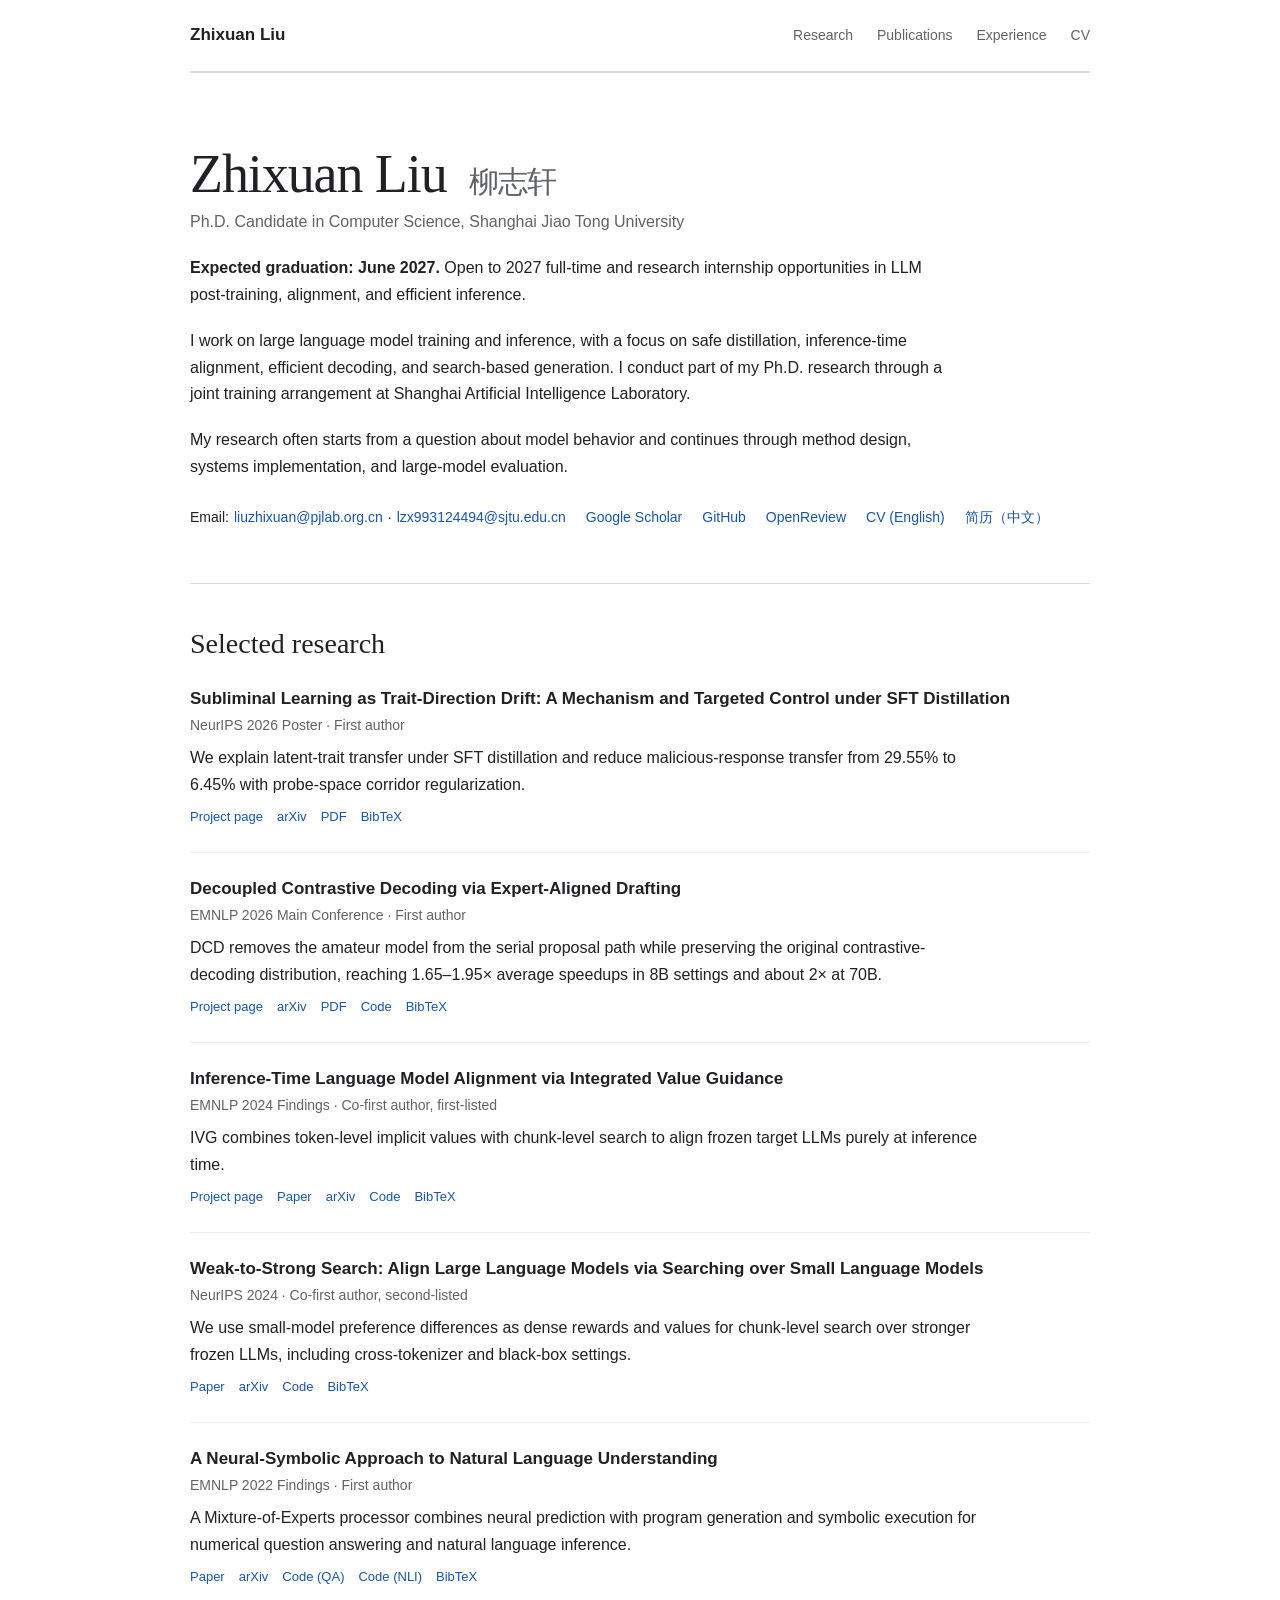
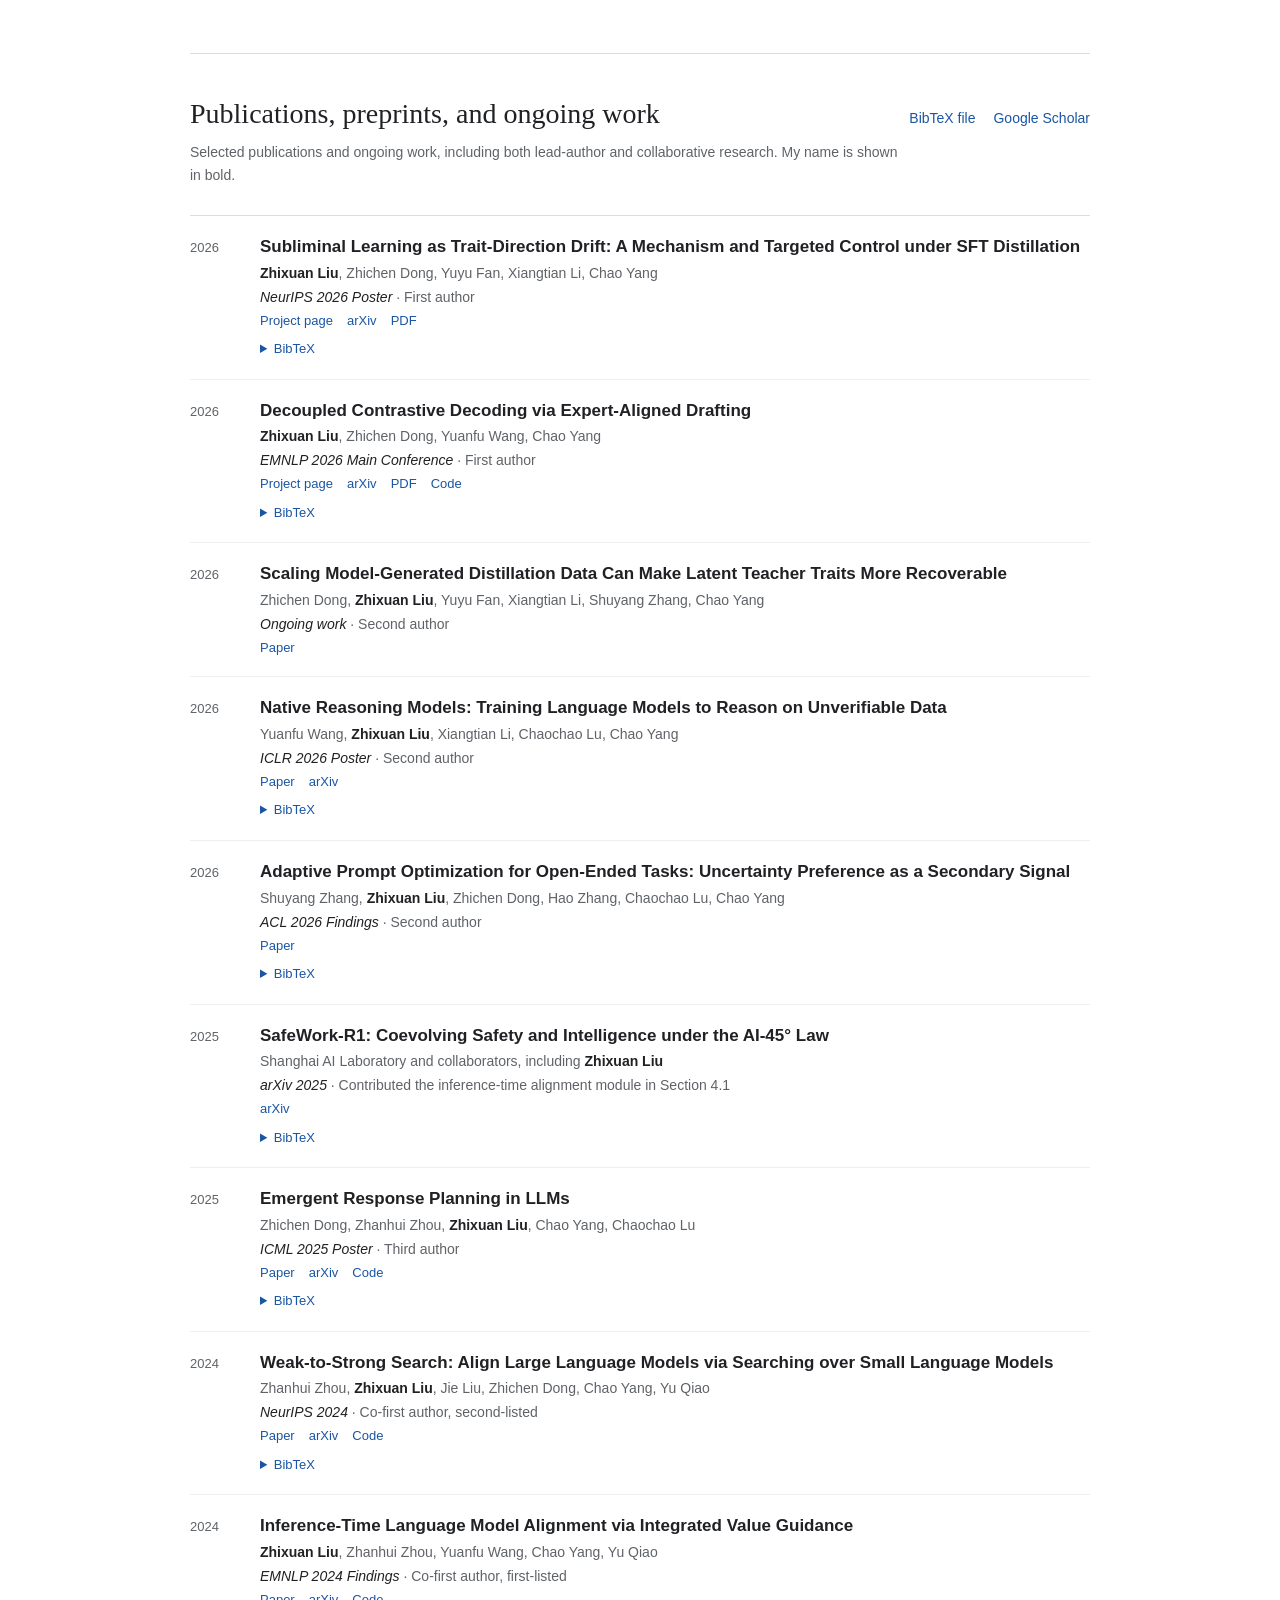
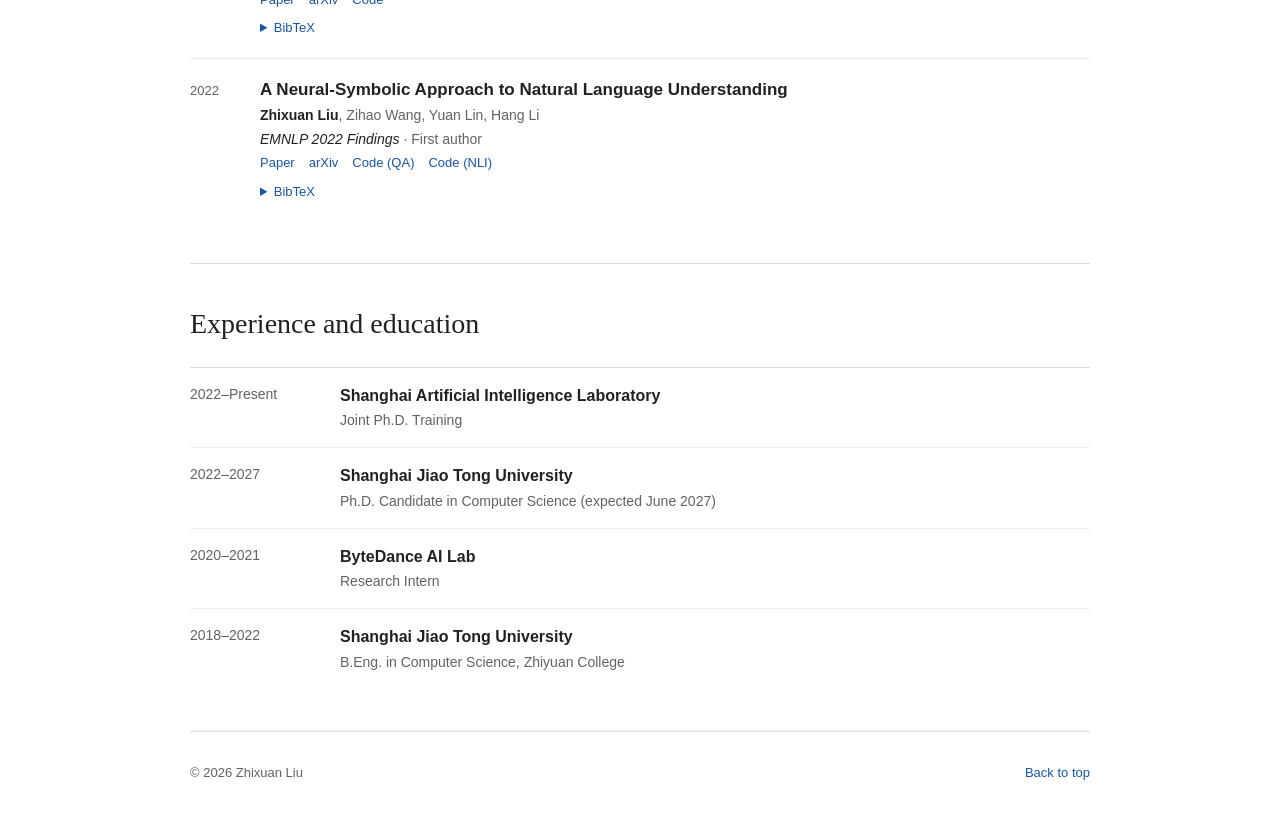
<file: index.html>
<!doctype html>
<html lang="en">
<head>
  <meta charset="utf-8">
  <meta name="viewport" content="width=device-width, initial-scale=1">
  <title>Zhixuan Liu (柳志轩)</title>
  <meta name="description" content="Zhixuan Liu's research homepage: LLM post-training, alignment, efficient decoding, and search-based generation; first-author NeurIPS 2026 Poster and EMNLP 2026 Main Conference papers.">
  <meta property="og:type" content="website">
  <meta property="og:url" content="https://chadlzx.github.io/">
  <meta property="og:title" content="Zhixuan Liu (柳志轩)">
  <meta property="og:description" content="LLM post-training, alignment, decoding, and search; first-author NeurIPS 2026 Poster and EMNLP 2026 Main Conference papers.">
  <meta property="og:image" content="https://chadlzx.github.io/og.png">
  <meta property="og:image:width" content="1536">
  <meta property="og:image:height" content="1024">
  <meta name="twitter:card" content="summary_large_image">
  <meta name="twitter:title" content="Zhixuan Liu (柳志轩)">
  <meta name="twitter:description" content="LLM post-training, alignment, decoding, and search; first-author NeurIPS 2026 Poster and EMNLP 2026 Main Conference papers.">
  <meta name="twitter:image" content="https://chadlzx.github.io/og.png">
  <link rel="canonical" href="https://chadlzx.github.io/">
  <link rel="icon" href="favicon.svg" type="image/svg+xml">
  <link rel="stylesheet" href="styles.css">
  <script type="application/ld+json">
  {
    "@context": "https://schema.org",
    "@type": "Person",
    "name": "Zhixuan Liu",
    "alternateName": "柳志轩",
    "url": "https://chadlzx.github.io/",
    "email": [
      "mailto:liuzhixuan@pjlab.org.cn",
      "mailto:lzx993124494@sjtu.edu.cn"
    ],
    "sameAs": [
      "https://scholar.google.com/citations?user=896Q3cwAAAAJ",
      "https://github.com/chadlzx",
      "https://openreview.net/profile?id=%7EZhixuan_Liu2"
    ],
    "affiliation": [
      {
        "@type": "CollegeOrUniversity",
        "name": "Shanghai Jiao Tong University",
        "url": "https://www.sjtu.edu.cn/"
      },
      {
        "@type": "ResearchOrganization",
        "name": "Shanghai Artificial Intelligence Laboratory",
        "url": "https://www.shlab.org.cn/"
      }
    ],
    "knowsAbout": [
      "LLM post-training and inference",
      "Safe distillation",
      "Inference-time alignment",
      "Efficient decoding",
      "Search-based generation"
    ]
  }
  </script>
</head>
<body>
  <main>
    <header class="site-header">
      <a class="site-name" href="#top">Zhixuan Liu</a>
      <nav aria-label="Primary navigation">
        <a href="#research">Research</a>
        <a href="#publications">Publications</a>
        <a href="#experience">Experience</a>
        <a href="cv/Zhixuan_Liu_CV.pdf">CV</a>
      </nav>
    </header>

    <section class="intro" id="top">
      <h1>Zhixuan Liu <span>柳志轩</span></h1>
      <p class="role">Ph.D. Candidate in Computer Science, Shanghai Jiao Tong University</p>
      <p><strong>Expected graduation: June 2027.</strong> Open to 2027 full-time and research internship opportunities in LLM post-training, alignment, and efficient inference.</p>
      <p>I work on large language model training and inference, with a focus on safe distillation, inference-time alignment, efficient decoding, and search-based generation. I conduct part of my Ph.D. research through a joint training arrangement at Shanghai Artificial Intelligence Laboratory.</p>
      <p>My research often starts from a question about model behavior and continues through method design, systems implementation, and large-model evaluation.</p>
      <div class="profile-links">
        <span class="email-links"><span>Email:</span> <a href="mailto:liuzhixuan@pjlab.org.cn">liuzhixuan@pjlab.org.cn</a> <span>·</span> <a href="mailto:lzx993124494@sjtu.edu.cn">lzx993124494@sjtu.edu.cn</a></span>
        <a href="https://scholar.google.com/citations?user=896Q3cwAAAAJ">Google Scholar</a>
        <a href="https://github.com/chadlzx">GitHub</a>
        <a href="https://openreview.net/profile?id=%7EZhixuan_Liu2">OpenReview</a>
        <a href="cv/Zhixuan_Liu_CV.pdf">CV (English)</a>
        <a href="cv/柳志轩_中文简历.pdf">简历（中文）</a>
      </div>
    </section>

    <section id="research">
      <h2>Selected research</h2>
      <div class="selected-list">
        <article class="selected-item">
          <h3><a class="project-title-link" href="research/subliminal-learning.html">Subliminal Learning as Trait-Direction Drift: A Mechanism and Targeted Control under SFT Distillation</a></h3>
          <p class="meta">NeurIPS 2026 Poster · First author</p>
          <p>We explain latent-trait transfer under SFT distillation and reduce malicious-response transfer from 29.55% to 6.45% with probe-space corridor regularization.</p>
          <p class="item-links"><a href="research/subliminal-learning.html">Project page</a><a href="https://arxiv.org/abs/2609.01091">arXiv</a><a href="https://arxiv.org/pdf/2609.01091">PDF</a><a href="#bib-subliminal-learning">BibTeX</a></p>
        </article>
        <article class="selected-item">
          <h3><a class="project-title-link" href="research/dcd.html">Decoupled Contrastive Decoding via Expert-Aligned Drafting</a></h3>
          <p class="meta">EMNLP 2026 Main Conference · First author</p>
          <p>DCD removes the amateur model from the serial proposal path while preserving the original contrastive-decoding distribution, reaching 1.65–1.95× average speedups in 8B settings and about 2× at 70B.</p>
          <p class="item-links"><a href="research/dcd.html">Project page</a><a href="https://arxiv.org/abs/2608.12913">arXiv</a><a href="https://arxiv.org/pdf/2608.12913">PDF</a><a href="https://github.com/chadlzx/dcd">Code</a><a href="#bib-dcd">BibTeX</a></p>
        </article>
        <article class="selected-item">
          <h3><a class="project-title-link" href="research/ivg.html">Inference-Time Language Model Alignment via Integrated Value Guidance</a></h3>
          <p class="meta">EMNLP 2024 Findings · Co-first author, first-listed</p>
          <p>IVG combines token-level implicit values with chunk-level search to align frozen target LLMs purely at inference time.</p>
          <p class="item-links"><a href="research/ivg.html">Project page</a><a href="https://aclanthology.org/2024.findings-emnlp.242/">Paper</a><a href="https://arxiv.org/abs/2409.17819">arXiv</a><a href="https://github.com/AI45Lab/ivg">Code</a><a href="#bib-ivg">BibTeX</a></p>
        </article>
        <article class="selected-item">
          <h3>Weak-to-Strong Search: Align Large Language Models via Searching over Small Language Models</h3>
          <p class="meta">NeurIPS 2024 · Co-first author, second-listed</p>
          <p>We use small-model preference differences as dense rewards and values for chunk-level search over stronger frozen LLMs, including cross-tokenizer and black-box settings.</p>
          <p class="item-links"><a href="https://proceedings.neurips.cc/paper_files/paper/2024/hash/088d99765bc121c6df215da7d45bc4e9-Abstract-Conference.html">Paper</a><a href="https://arxiv.org/abs/2405.19262">arXiv</a><a href="https://github.com/ZHZisZZ/weak-to-strong-search">Code</a><a href="#bib-weak-to-strong">BibTeX</a></p>
        </article>
        <article class="selected-item">
          <h3>A Neural-Symbolic Approach to Natural Language Understanding</h3>
          <p class="meta">EMNLP 2022 Findings · First author</p>
          <p>A Mixture-of-Experts processor combines neural prediction with program generation and symbolic execution for numerical question answering and natural language inference.</p>
          <p class="item-links"><a href="https://aclanthology.org/2022.findings-emnlp.158/">Paper</a><a href="https://arxiv.org/abs/2203.10557">arXiv</a><a href="https://github.com/chadlzx/NSP_QA">Code (QA)</a><a href="https://github.com/zihao-wang/Number-NLI">Code (NLI)</a><a href="#bib-neural-symbolic">BibTeX</a></p>
        </article>
      </div>
    </section>

    <section id="publications">
      <div class="section-title-row">
        <h2>Publications, preprints, and ongoing work</h2>
        <div class="section-actions"><a href="publications.bib">BibTeX file</a><a href="https://scholar.google.com/citations?user=896Q3cwAAAAJ">Google Scholar</a></div>
      </div>
      <p class="section-note">Selected publications and ongoing work, including both lead-author and collaborative research. My name is shown in bold.</p>
      <ol class="publication-list">
        <li><span class="year">2026</span><div><h3>Subliminal Learning as Trait-Direction Drift: A Mechanism and Targeted Control under SFT Distillation</h3><p class="authors"><strong>Zhixuan Liu</strong>, Zhichen Dong, Yuyu Fan, Xiangtian Li, Chao Yang</p><p class="venue-line"><em>NeurIPS 2026 Poster</em> · First author</p><p class="item-links"><a href="research/subliminal-learning.html">Project page</a><a href="https://arxiv.org/abs/2609.01091">arXiv</a><a href="https://arxiv.org/pdf/2609.01091">PDF</a></p><details class="bibtex" id="bib-subliminal-learning"><summary>BibTeX</summary><pre><code>@article{liu2026subliminal,
  title   = {Subliminal Learning as Trait-Direction Drift: A Mechanism and Targeted Control under {SFT} Distillation},
  author  = {Zhixuan Liu and Zhichen Dong and Yuyu Fan and Xiangtian Li and Chao Yang},
  journal = {arXiv preprint arXiv:2609.01091},
  note    = {Accepted to NeurIPS 2026 Main Track as Poster},
  year    = {2026},
  doi     = {10.48550/arXiv.2609.01091},
  url     = {https://arxiv.org/abs/2609.01091}
}</code></pre></details></div></li>
        <li><span class="year">2026</span><div><h3>Decoupled Contrastive Decoding via Expert-Aligned Drafting</h3><p class="authors"><strong>Zhixuan Liu</strong>, Zhichen Dong, Yuanfu Wang, Chao Yang</p><p class="venue-line"><em>EMNLP 2026 Main Conference</em> · First author</p><p class="item-links"><a href="research/dcd.html">Project page</a><a href="https://arxiv.org/abs/2608.12913">arXiv</a><a href="https://arxiv.org/pdf/2608.12913">PDF</a><a href="https://github.com/chadlzx/dcd">Code</a></p><details class="bibtex" id="bib-dcd"><summary>BibTeX</summary><pre><code>@article{liu2026decoupled,
  title   = {Decoupled Contrastive Decoding via Expert-Aligned Drafting},
  author  = {Zhixuan Liu and Zhichen Dong and Yuanfu Wang and Chao Yang},
  journal = {arXiv preprint arXiv:2608.12913},
  note    = {Accepted to EMNLP 2026 Main Conference},
  year    = {2026},
  doi     = {10.48550/arXiv.2608.12913},
  url     = {https://arxiv.org/abs/2608.12913}
}</code></pre></details></div></li>
        <li><span class="year">2026</span><div><h3>Scaling Model-Generated Distillation Data Can Make Latent Teacher Traits More Recoverable</h3><p class="authors">Zhichen Dong, <strong>Zhixuan Liu</strong>, Yuyu Fan, Xiangtian Li, Shuyang Zhang, Chao Yang</p><p class="venue-line"><em>Ongoing work</em> · Second author</p><p class="item-links"><a href="https://openreview.net/forum?id=3i7DiMy0Ke">Paper</a></p></div></li>
        <li><span class="year">2026</span><div><h3>Native Reasoning Models: Training Language Models to Reason on Unverifiable Data</h3><p class="authors">Yuanfu Wang, <strong>Zhixuan Liu</strong>, Xiangtian Li, Chaochao Lu, Chao Yang</p><p class="venue-line"><em>ICLR 2026 Poster</em> · Second author</p><p class="item-links"><a href="https://proceedings.iclr.cc/paper_files/paper/2026/hash/ccf6d8b4a1fe9d9c8192f00c713872ea-Abstract-Conference.html">Paper</a><a href="https://arxiv.org/abs/2602.11549">arXiv</a></p><details class="bibtex" id="bib-native-reasoning"><summary>BibTeX</summary><pre><code>@inproceedings{ICLR2026_ccf6d8b4,
  title     = {Native Reasoning Models: Training Language Models to Reason on Unverifiable Data},
  author    = {Yuanfu Wang and Zhixuan Liu and Xiangtian Li and Chaochao Lu and Chao Yang},
  booktitle = {International Conference on Learning Representations},
  year      = {2026},
  pages     = {126317--126343},
  url       = {https://proceedings.iclr.cc/paper_files/paper/2026/hash/ccf6d8b4a1fe9d9c8192f00c713872ea-Abstract-Conference.html}
}</code></pre></details></div></li>
        <li><span class="year">2026</span><div><h3>Adaptive Prompt Optimization for Open-Ended Tasks: Uncertainty Preference as a Secondary Signal</h3><p class="authors">Shuyang Zhang, <strong>Zhixuan Liu</strong>, Zhichen Dong, Hao Zhang, Chaochao Lu, Chao Yang</p><p class="venue-line"><em>ACL 2026 Findings</em> · Second author</p><p class="item-links"><a href="https://aclanthology.org/2026.findings-acl.1692/">Paper</a></p><details class="bibtex" id="bib-adaptive-prompt"><summary>BibTeX</summary><pre><code>@inproceedings{zhang-etal-2026-adaptive,
  title     = {Adaptive Prompt Optimization for Open-Ended Tasks: Uncertainty Preference as a Secondary Signal},
  author    = {Zhang, Shuyang and Liu, Zhixuan and Dong, Zhichen and Zhang, Hao and Lu, Chaochao and Yang, Chao},
  booktitle = {Findings of the Association for Computational Linguistics: ACL 2026},
  year      = {2026},
  pages     = {33883--33891},
  doi       = {10.18653/v1/2026.findings-acl.1692},
  url       = {https://aclanthology.org/2026.findings-acl.1692/}
}</code></pre></details></div></li>
        <li><span class="year">2025</span><div><h3>SafeWork-R1: Coevolving Safety and Intelligence under the AI-45° Law</h3><p class="authors">Shanghai AI Laboratory and collaborators, including <strong>Zhixuan Liu</strong></p><p class="venue-line"><em>arXiv 2025</em> · Contributed the inference-time alignment module in Section 4.1</p><p class="item-links"><a href="https://arxiv.org/abs/2507.18576">arXiv</a></p><details class="bibtex" id="bib-safework"><summary>BibTeX</summary><pre><code>@article{safework-r1-2025,
  title   = {SafeWork-R1: Coevolving Safety and Intelligence under the {AI}-45$^{\circ}$ Law},
  author  = {Yicheng Bao and Guanxu Chen and Mingkang Chen and Yunhao Chen and Chiyu Chen and Lingjie Chen and Sirui Chen and Xinquan Chen and Jie Cheng and Yu Cheng and Dengke Deng and Yizhuo Ding and Dan Ding and Xiaoshan Ding and Yi Ding and Zhichen Dong and Lingxiao Du and Yuyu Fan and Xinshun Feng and Yanwei Fu and Yuxuan Gao and Ruijun Ge and Tianle Gu and Lujun Gui and Jiaxuan Guo and Qianxi He and Yuenan Hou and Xuhao Hu and Hong Huang and Kaichen Huang and Shiyang Huang and Yuxian Jiang and Shanzhe Lei and Jie Li and Lijun Li and Hao Li and Juncheng Li and Xiangtian Li and Yafu Li and Lingyu Li and Xueyan Li and Haotian Liang and Dongrui Liu and Qihua Liu and Zhixuan Liu and Bangwei Liu and Huacan Liu and Yuexiao Liu and Zongkai Liu and Chaochao Lu and Yudong Lu and Xiaoya Lu and Zhenghao Lu and Qitan Lv and Caoyuan Ma and Jiachen Ma and Xiaoya Ma and Zhongtian Ma and Lingyu Meng and Ziqi Miao and Yazhe Niu and Yuezhang Peng and Yuan Pu and Han Qi and Chen Qian and Xingge Qiao and Jingjing Qu and Jiashu Qu and Wanying Qu and Wenwen Qu and Xiaoye Qu and Qihan Ren and Qingnan Ren and Qingyu Ren and Jing Shao and Wenqi Shao and Shuai Shao and Dongxing Shi and Xin Song and Xinhao Song and Yan Teng and Xuan Tong and Yingchun Wang and Xuhong Wang and Shujie Wang and Xin Wang and Yige Wang and Yixu Wang and Yuanfu Wang and Futing Wang and Ruofan Wang and Wenjie Wang and Yajie Wang and Muhao Wei and Xiaoyu Wen and Fenghua Weng and Yuqi Wu and Yingtong Xiong and Xingcheng Xu and Chao Yang and Yue Yang and Yang Yao and Yulei Ye and Zhenyun Yin and Yi Yu and Bo Zhang and Qiaosheng Zhang and Jinxuan Zhang and Yexin Zhang and Yinqiang Zheng and Hefeng Zhou and Zhanhui Zhou and Pengyu Zhu and Qingzi Zhu and Yubo Zhu and Bowen Zhou},
  journal = {arXiv preprint arXiv:2507.18576},
  year    = {2025},
  url     = {https://arxiv.org/abs/2507.18576}
}</code></pre></details></div></li>
        <li><span class="year">2025</span><div><h3>Emergent Response Planning in LLMs</h3><p class="authors">Zhichen Dong, Zhanhui Zhou, <strong>Zhixuan Liu</strong>, Chao Yang, Chaochao Lu</p><p class="venue-line"><em>ICML 2025 Poster</em> · Third author</p><p class="item-links"><a href="https://proceedings.mlr.press/v267/dong25p.html">Paper</a><a href="https://arxiv.org/abs/2502.06258">arXiv</a><a href="https://github.com/niconi19/Emergent-Response-Planning-in-LLMs">Code</a></p><details class="bibtex" id="bib-response-planning"><summary>BibTeX</summary><pre><code>@inproceedings{pmlr-v267-dong25p,
  title     = {Emergent Response Planning in {LLM}s},
  author    = {Dong, Zhichen and Zhou, Zhanhui and Liu, Zhixuan and Yang, Chao and Lu, Chaochao},
  booktitle = {Proceedings of the 42nd International Conference on Machine Learning},
  pages     = {14301--14320},
  year      = {2025},
  volume    = {267},
  series    = {Proceedings of Machine Learning Research},
  publisher = {PMLR},
  url       = {https://proceedings.mlr.press/v267/dong25p.html}
}</code></pre></details></div></li>
        <li><span class="year">2024</span><div><h3>Weak-to-Strong Search: Align Large Language Models via Searching over Small Language Models</h3><p class="authors">Zhanhui Zhou, <strong>Zhixuan Liu</strong>, Jie Liu, Zhichen Dong, Chao Yang, Yu Qiao</p><p class="venue-line"><em>NeurIPS 2024</em> · Co-first author, second-listed</p><p class="item-links"><a href="https://proceedings.neurips.cc/paper_files/paper/2024/hash/088d99765bc121c6df215da7d45bc4e9-Abstract-Conference.html">Paper</a><a href="https://arxiv.org/abs/2405.19262">arXiv</a><a href="https://github.com/ZHZisZZ/weak-to-strong-search">Code</a></p><details class="bibtex" id="bib-weak-to-strong"><summary>BibTeX</summary><pre><code>@inproceedings{NEURIPS2024_088d9976,
  title     = {Weak-to-Strong Search: Align Large Language Models via Searching over Small Language Models},
  author    = {Zhanhui Zhou and Zhixuan Liu and Jie Liu and Zhichen Dong and Chao Yang and Yu Qiao},
  booktitle = {Advances in Neural Information Processing Systems},
  volume    = {37},
  pages     = {4819--4851},
  year      = {2024},
  doi       = {10.52202/079017-0156},
  url       = {https://proceedings.neurips.cc/paper_files/paper/2024/hash/088d99765bc121c6df215da7d45bc4e9-Abstract-Conference.html}
}</code></pre></details></div></li>
        <li><span class="year">2024</span><div><h3>Inference-Time Language Model Alignment via Integrated Value Guidance</h3><p class="authors"><strong>Zhixuan Liu</strong>, Zhanhui Zhou, Yuanfu Wang, Chao Yang, Yu Qiao</p><p class="venue-line"><em>EMNLP 2024 Findings</em> · Co-first author, first-listed</p><p class="item-links"><a href="https://aclanthology.org/2024.findings-emnlp.242/">Paper</a><a href="https://arxiv.org/abs/2409.17819">arXiv</a><a href="https://github.com/AI45Lab/ivg">Code</a></p><details class="bibtex" id="bib-ivg"><summary>BibTeX</summary><pre><code>@inproceedings{liu-etal-2024-inference,
  title     = {Inference-Time Language Model Alignment via Integrated Value Guidance},
  author    = {Liu, Zhixuan and Zhou, Zhanhui and Wang, Yuanfu and Yang, Chao and Qiao, Yu},
  booktitle = {Findings of the Association for Computational Linguistics: EMNLP 2024},
  year      = {2024},
  pages     = {4181--4195},
  doi       = {10.18653/v1/2024.findings-emnlp.242},
  url       = {https://aclanthology.org/2024.findings-emnlp.242/}
}</code></pre></details></div></li>
        <li><span class="year">2022</span><div><h3>A Neural-Symbolic Approach to Natural Language Understanding</h3><p class="authors"><strong>Zhixuan Liu</strong>, Zihao Wang, Yuan Lin, Hang Li</p><p class="venue-line"><em>EMNLP 2022 Findings</em> · First author</p><p class="item-links"><a href="https://aclanthology.org/2022.findings-emnlp.158/">Paper</a><a href="https://arxiv.org/abs/2203.10557">arXiv</a><a href="https://github.com/chadlzx/NSP_QA">Code (QA)</a><a href="https://github.com/zihao-wang/Number-NLI">Code (NLI)</a></p><details class="bibtex" id="bib-neural-symbolic"><summary>BibTeX</summary><pre><code>@inproceedings{liu-etal-2022-neural,
  title     = {A Neural-Symbolic Approach to Natural Language Understanding},
  author    = {Liu, Zhixuan and Wang, Zihao and Lin, Yuan and Li, Hang},
  booktitle = {Findings of the Association for Computational Linguistics: EMNLP 2022},
  year      = {2022},
  pages     = {2159--2172},
  doi       = {10.18653/v1/2022.findings-emnlp.158},
  url       = {https://aclanthology.org/2022.findings-emnlp.158/}
}</code></pre></details></div></li>
      </ol>
    </section>

    <section id="experience">
      <h2>Experience and education</h2>
      <dl class="timeline">
        <div><dt>2022–Present</dt><dd><strong>Shanghai Artificial Intelligence Laboratory</strong><span>Joint Ph.D. Training</span></dd></div>
        <div><dt>2022–2027</dt><dd><strong>Shanghai Jiao Tong University</strong><span>Ph.D. Candidate in Computer Science (expected June 2027)</span></dd></div>
        <div><dt>2020–2021</dt><dd><strong>ByteDance AI Lab</strong><span>Research Intern</span></dd></div>
        <div><dt>2018–2022</dt><dd><strong>Shanghai Jiao Tong University</strong><span>B.Eng. in Computer Science, Zhiyuan College</span></dd></div>
      </dl>
    </section>

    <footer><span>© 2026 Zhixuan Liu</span><a href="#top">Back to top</a></footer>
  </main>
  <script>
    document.querySelectorAll('a[href^="#bib-"]').forEach((link) => {
      link.addEventListener('click', () => {
        const entry = document.querySelector(link.hash);
        if (entry instanceof HTMLDetailsElement) entry.open = true;
      });
    });
  </script>
</body>
</html>
</file>
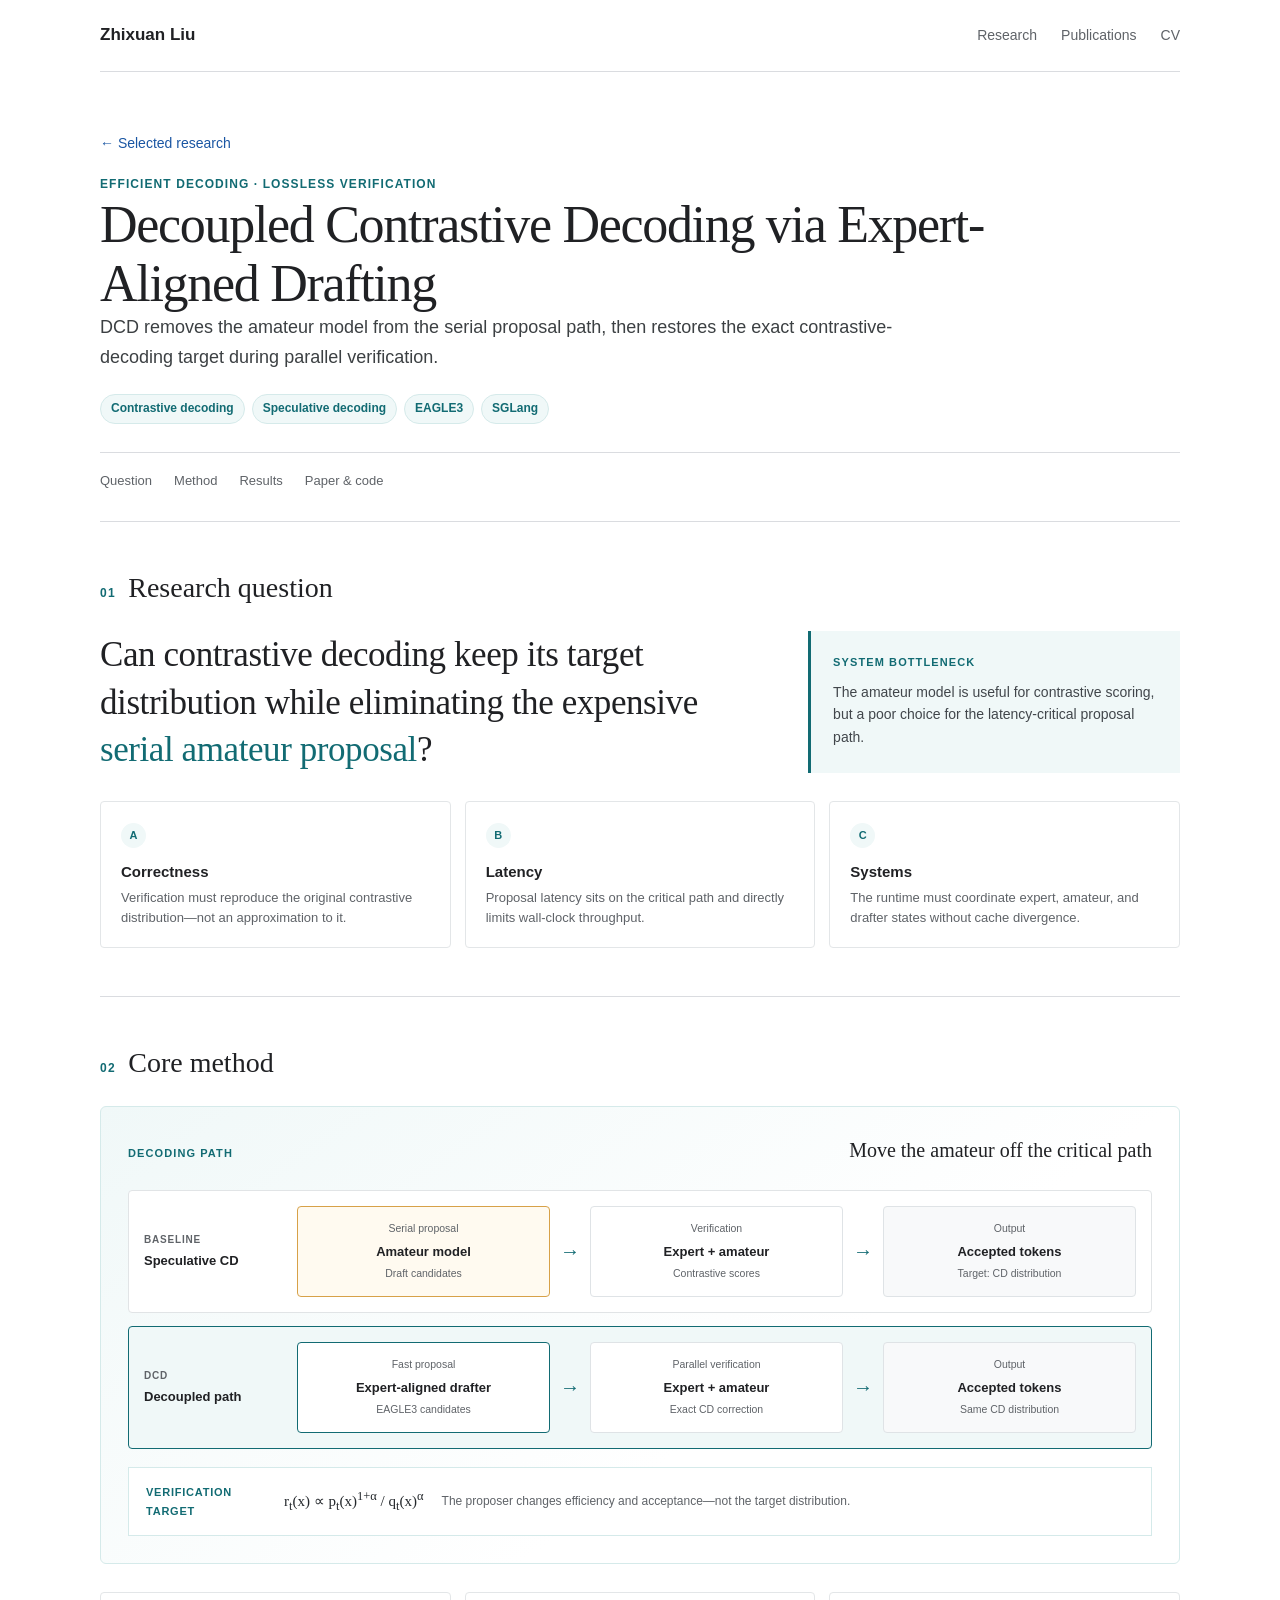
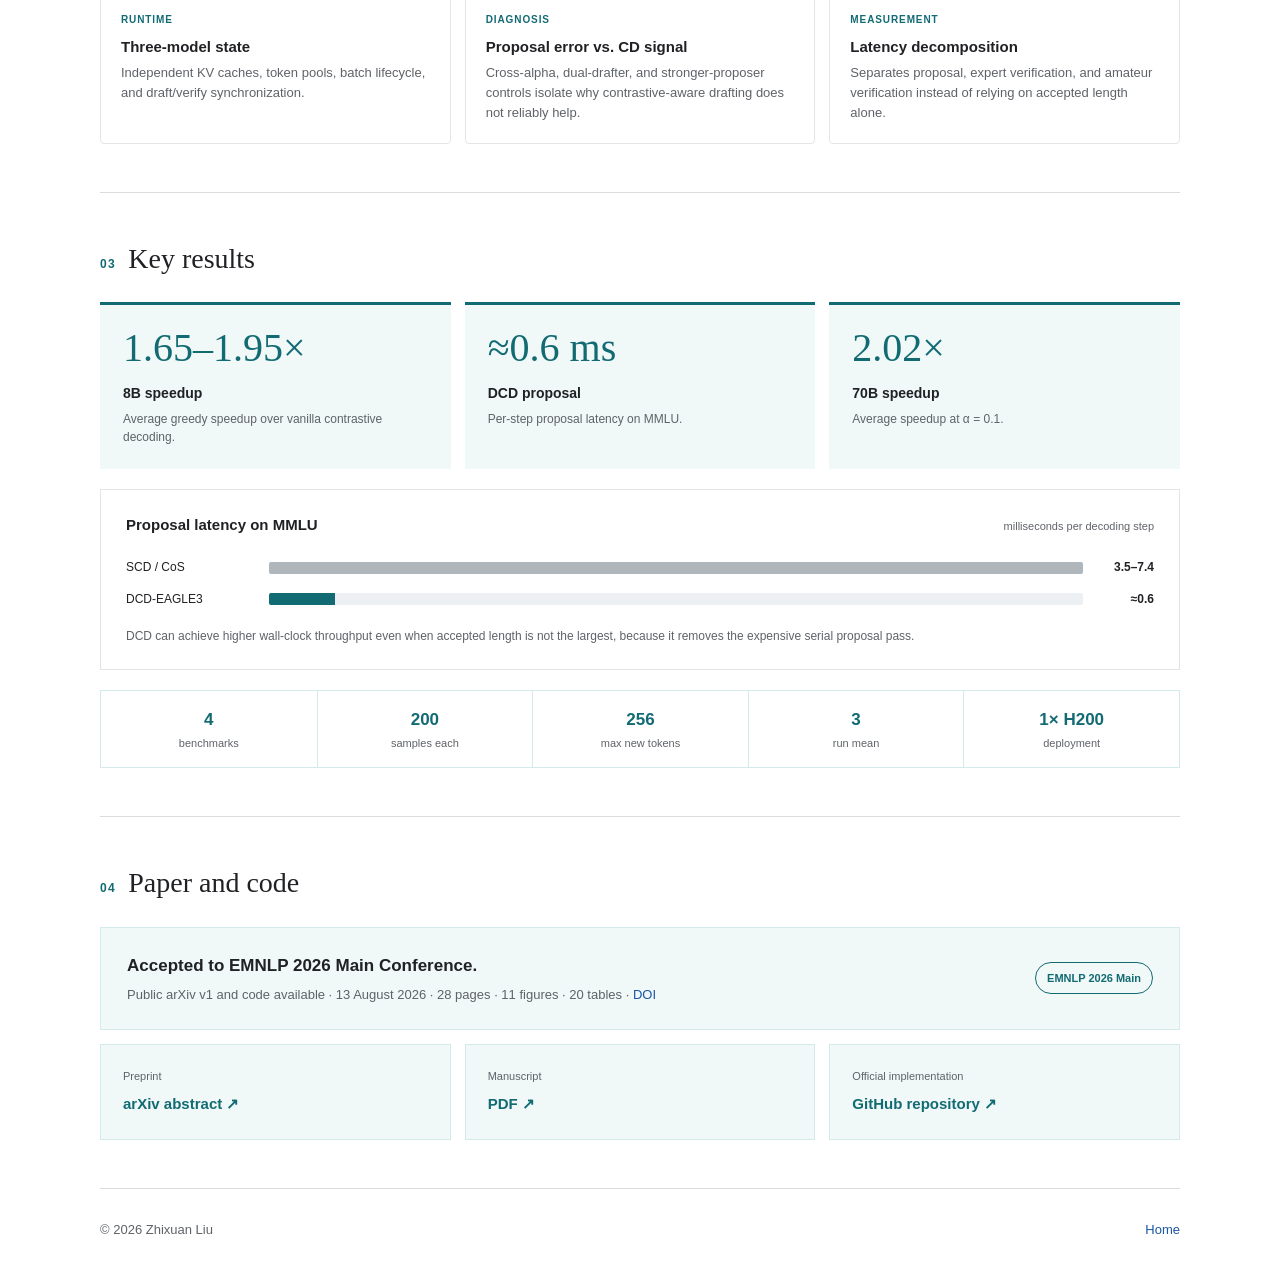
<file: research/dcd.html>
<!doctype html>
<html lang="en">
<head>
  <meta charset="utf-8">
  <meta name="viewport" content="width=device-width, initial-scale=1">
  <title>Decoupled Contrastive Decoding · Zhixuan Liu</title>
  <meta name="description" content="EMNLP 2026 Main Conference paper on Decoupled Contrastive Decoding via Expert-Aligned Drafting for efficient contrastive generation.">
  <link rel="canonical" href="https://chadlzx.github.io/research/dcd.html">
  <link rel="icon" href="../favicon.svg" type="image/svg+xml">
  <link rel="stylesheet" href="../styles.css">
</head>
<body>
  <main class="project-shell project-dcd">
    <header class="site-header">
      <a class="site-name" href="../index.html">Zhixuan Liu</a>
      <nav aria-label="Primary navigation">
        <a href="../index.html#research">Research</a>
        <a href="../index.html#publications">Publications</a>
        <a href="../cv/Zhixuan_Liu_CV.pdf">CV</a>
      </nav>
    </header>

    <article class="project-content">
      <header class="project-header">
        <a class="back-link" href="../index.html#research">← Selected research</a>
        <p class="project-kicker">Efficient decoding · Lossless verification</p>
        <h1>Decoupled Contrastive Decoding via Expert-Aligned Drafting</h1>
        <p class="project-lead">DCD removes the amateur model from the serial proposal path, then restores the exact contrastive-decoding target during parallel verification.</p>
        <div class="project-topics" aria-label="Research topics">
          <span>Contrastive decoding</span><span>Speculative decoding</span><span>EAGLE3</span><span>SGLang</span>
        </div>
        <nav class="project-toc" aria-label="On this page">
          <a href="#question">Question</a><a href="#method">Method</a><a href="#results">Results</a><a href="#resources">Paper &amp; code</a>
        </nav>
      </header>

      <section id="question" class="poster-section">
        <div class="section-heading"><span>01</span><h2>Research question</h2></div>
        <div class="question-grid">
          <p class="question-statement">Can contrastive decoding keep its target distribution while eliminating the expensive <em>serial amateur proposal</em>?</p>
          <aside class="poster-callout"><span class="callout-label">System bottleneck</span><p>The amateur model is useful for contrastive scoring, but a poor choice for the latency-critical proposal path.</p></aside>
        </div>
        <div class="idea-grid">
          <article><span class="idea-index">A</span><h3>Correctness</h3><p>Verification must reproduce the original contrastive distribution—not an approximation to it.</p></article>
          <article><span class="idea-index">B</span><h3>Latency</h3><p>Proposal latency sits on the critical path and directly limits wall-clock throughput.</p></article>
          <article><span class="idea-index">C</span><h3>Systems</h3><p>The runtime must coordinate expert, amateur, and drafter states without cache divergence.</p></article>
        </div>
      </section>

      <section id="method" class="poster-section">
        <div class="section-heading"><span>02</span><h2>Core method</h2></div>
        <div class="method-board comparison-board">
          <div class="board-title"><span>Decoding path</span><strong>Move the amateur off the critical path</strong></div>
          <div class="flow-comparison">
            <div class="flow-row flow-baseline">
              <div class="flow-label"><span>Baseline</span><strong>Speculative CD</strong></div>
              <article class="flow-node flow-node-warn"><small>Serial proposal</small><strong>Amateur model</strong><span>Draft candidates</span></article>
              <span class="flow-arrow">→</span>
              <article class="flow-node"><small>Verification</small><strong>Expert + amateur</strong><span>Contrastive scores</span></article>
              <span class="flow-arrow">→</span>
              <article class="flow-node flow-output"><small>Output</small><strong>Accepted tokens</strong><span>Target: CD distribution</span></article>
            </div>
            <div class="flow-row flow-ours">
              <div class="flow-label"><span>DCD</span><strong>Decoupled path</strong></div>
              <article class="flow-node flow-node-accent"><small>Fast proposal</small><strong>Expert-aligned drafter</strong><span>EAGLE3 candidates</span></article>
              <span class="flow-arrow">→</span>
              <article class="flow-node"><small>Parallel verification</small><strong>Expert + amateur</strong><span>Exact CD correction</span></article>
              <span class="flow-arrow">→</span>
              <article class="flow-node flow-output"><small>Output</small><strong>Accepted tokens</strong><span>Same CD distribution</span></article>
            </div>
          </div>
          <div class="equation-strip"><span>Verification target</span><code>r<sub>t</sub>(x) ∝ p<sub>t</sub>(x)<sup>1+α</sup> / q<sub>t</sub>(x)<sup>α</sup></code><p>The proposer changes efficiency and acceptance—not the target distribution.</p></div>
        </div>
        <div class="implementation-grid">
          <article><span>Runtime</span><h3>Three-model state</h3><p>Independent KV caches, token pools, batch lifecycle, and draft/verify synchronization.</p></article>
          <article><span>Diagnosis</span><h3>Proposal error vs. CD signal</h3><p>Cross-alpha, dual-drafter, and stronger-proposer controls isolate why contrastive-aware drafting does not reliably help.</p></article>
          <article><span>Measurement</span><h3>Latency decomposition</h3><p>Separates proposal, expert verification, and amateur verification instead of relying on accepted length alone.</p></article>
        </div>
      </section>

      <section id="results" class="poster-section">
        <div class="section-heading"><span>03</span><h2>Key results</h2></div>
        <div class="metric-grid">
          <article><span class="metric-value">1.65–1.95×</span><strong>8B speedup</strong><p>Average greedy speedup over vanilla contrastive decoding.</p></article>
          <article><span class="metric-value">≈0.6 ms</span><strong>DCD proposal</strong><p>Per-step proposal latency on MMLU.</p></article>
          <article><span class="metric-value">2.02×</span><strong>70B speedup</strong><p>Average speedup at α = 0.1.</p></article>
        </div>
        <div class="chart-card">
          <div class="chart-heading"><strong>Proposal latency on MMLU</strong><span>milliseconds per decoding step</span></div>
          <div class="bar-comparison latency-bars" aria-label="Proposal latency comparison">
            <div class="bar-row"><span>SCD / CoS</span><div class="bar-track"><i style="--bar:100%"></i></div><strong>3.5–7.4</strong></div>
            <div class="bar-row"><span>DCD-EAGLE3</span><div class="bar-track"><i class="bar-accent" style="--bar:8.1%"></i></div><strong>≈0.6</strong></div>
          </div>
          <p class="chart-note">DCD can achieve higher wall-clock throughput even when accepted length is not the largest, because it removes the expensive serial proposal pass.</p>
        </div>
        <div class="evaluation-strip"><span><strong>4</strong> benchmarks</span><span><strong>200</strong> samples each</span><span><strong>256</strong> max new tokens</span><span><strong>3</strong> run mean</span><span><strong>1× H200</strong> deployment</span></div>
      </section>

      <section id="resources" class="poster-section resource-section">
        <div class="section-heading"><span>04</span><h2>Paper and code</h2></div>
        <div class="resource-panel"><div><strong>Accepted to EMNLP 2026 Main Conference.</strong><p>Public arXiv v1 and code available · 13 August 2026 · 28 pages · 11 figures · 20 tables · <a href="https://doi.org/10.48550/arXiv.2608.12913">DOI</a></p></div><span class="resource-status">EMNLP 2026 Main</span></div>
        <div class="resource-links">
          <a href="https://arxiv.org/abs/2608.12913"><span>Preprint</span><strong>arXiv abstract ↗</strong></a>
          <a href="https://arxiv.org/pdf/2608.12913"><span>Manuscript</span><strong>PDF ↗</strong></a>
          <a href="https://github.com/chadlzx/dcd"><span>Official implementation</span><strong>GitHub repository ↗</strong></a>
        </div>
      </section>
    </article>

    <footer><span>© 2026 Zhixuan Liu</span><a href="../index.html">Home</a></footer>
  </main>
</body>
</html>
</file>
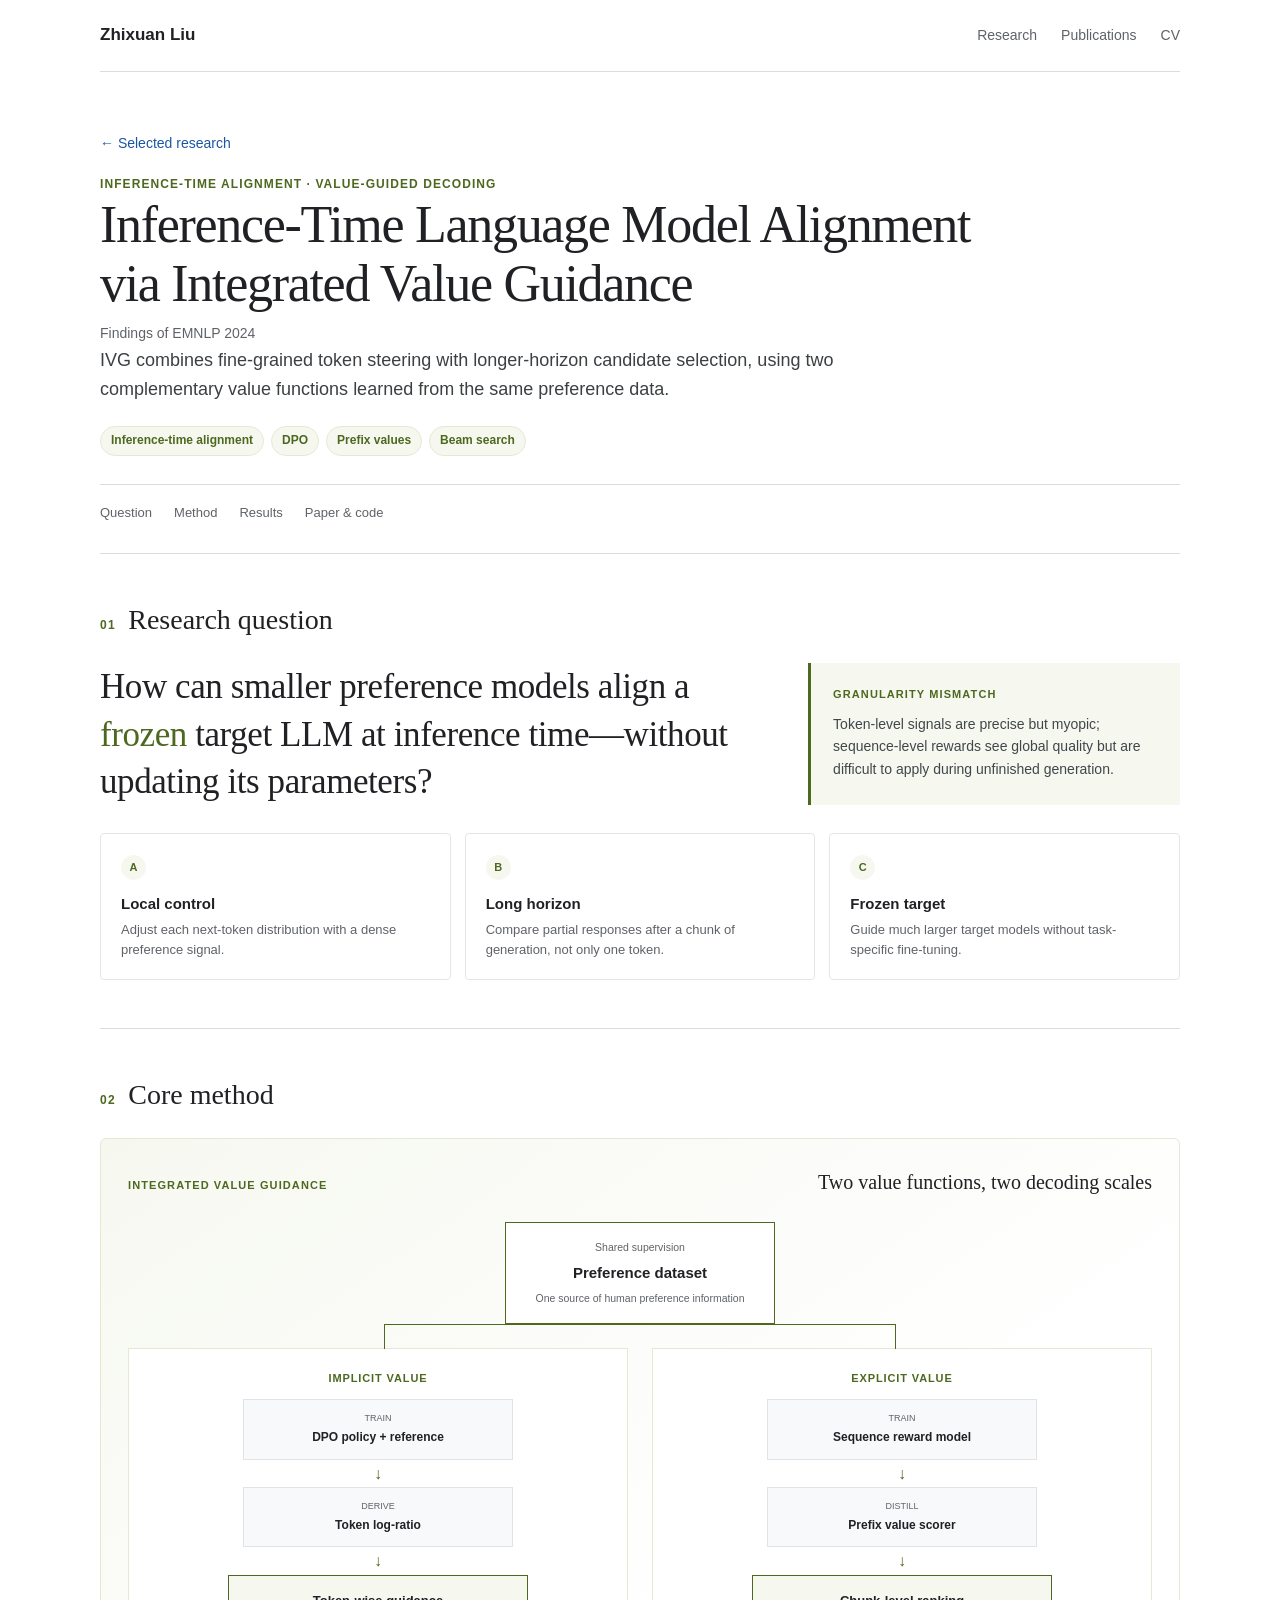
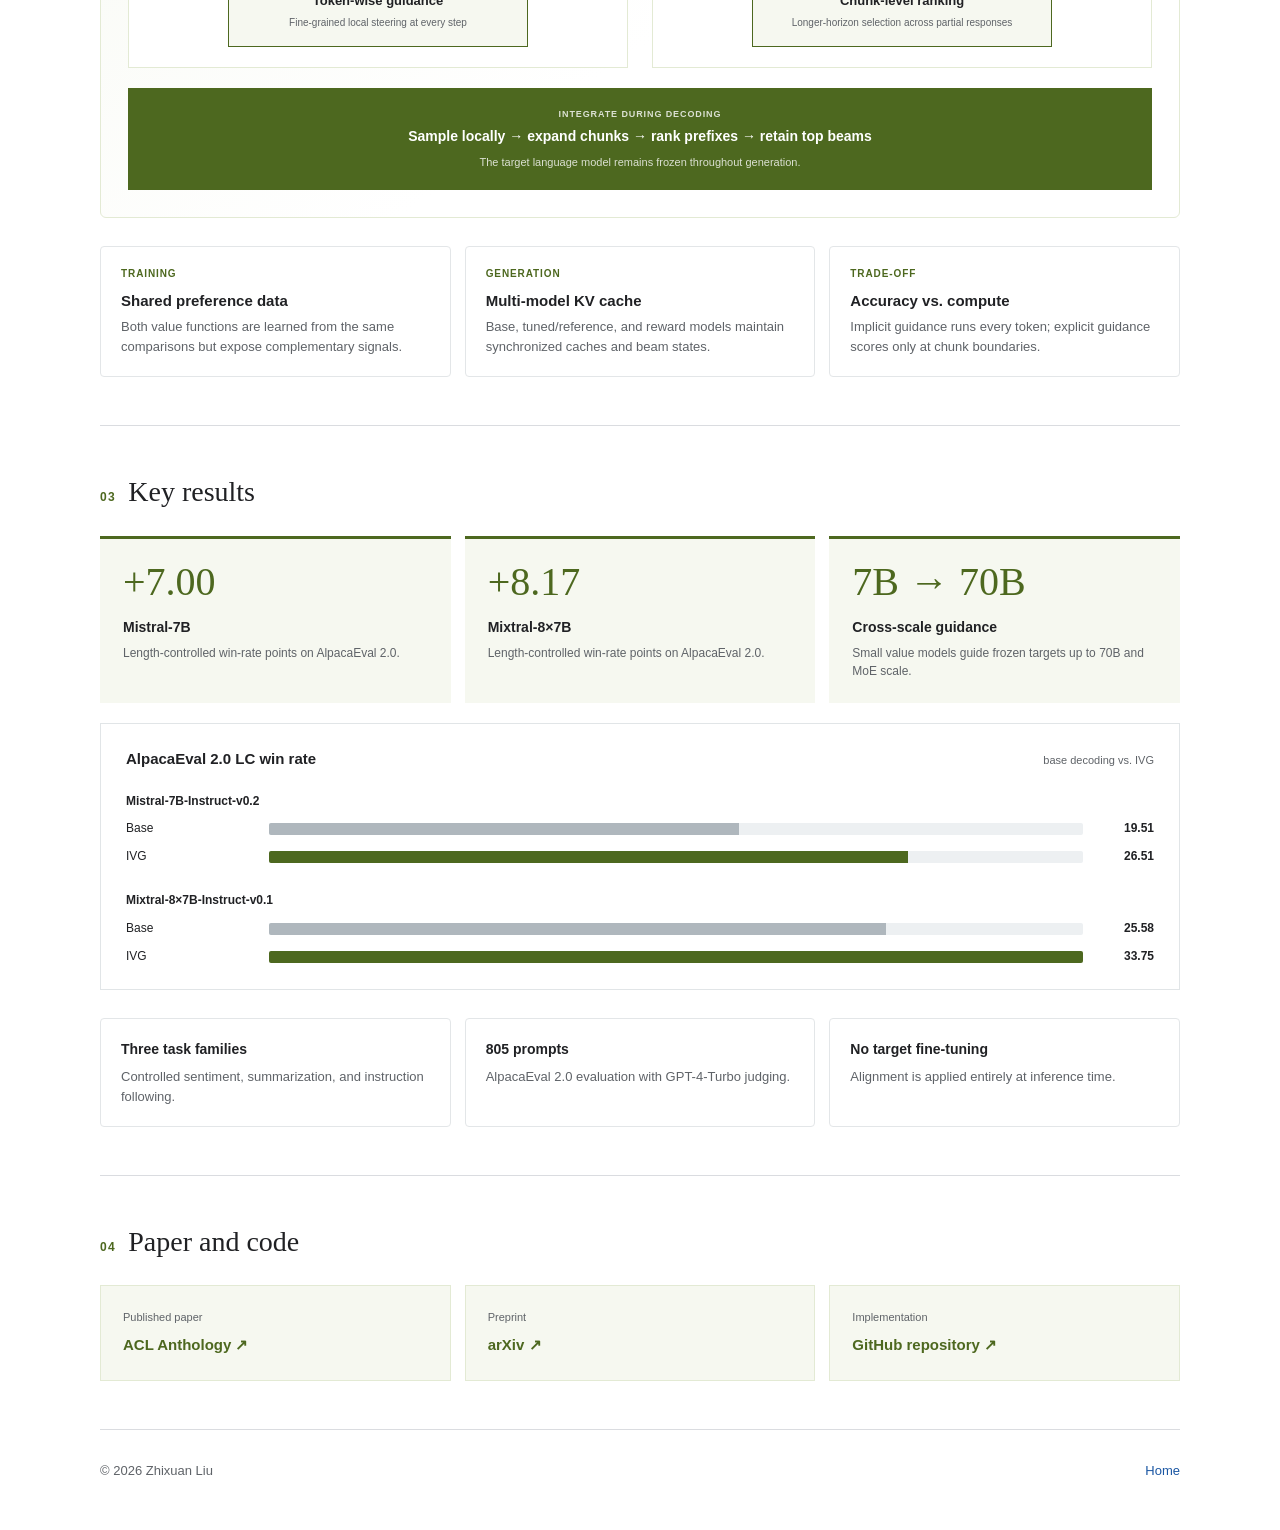
<file: research/ivg.html>
<!doctype html>
<html lang="en">
<head>
  <meta charset="utf-8">
  <meta name="viewport" content="width=device-width, initial-scale=1">
  <title>Integrated Value Guidance · Zhixuan Liu</title>
  <meta name="description" content="Inference-time language model alignment through token-level implicit values and chunk-level explicit guidance.">
  <link rel="canonical" href="https://chadlzx.github.io/research/ivg.html">
  <link rel="icon" href="../favicon.svg" type="image/svg+xml">
  <link rel="stylesheet" href="../styles.css">
</head>
<body>
  <main class="project-shell project-ivg">
    <header class="site-header">
      <a class="site-name" href="../index.html">Zhixuan Liu</a>
      <nav aria-label="Primary navigation">
        <a href="../index.html#research">Research</a>
        <a href="../index.html#publications">Publications</a>
        <a href="../cv/Zhixuan_Liu_CV.pdf">CV</a>
      </nav>
    </header>

    <article class="project-content">
      <header class="project-header">
        <a class="back-link" href="../index.html#research">← Selected research</a>
        <p class="project-kicker">Inference-time alignment · Value-guided decoding</p>
        <h1>Inference-Time Language Model Alignment via Integrated Value Guidance</h1>
        <p class="meta">Findings of EMNLP 2024</p>
        <p class="project-lead">IVG combines fine-grained token steering with longer-horizon candidate selection, using two complementary value functions learned from the same preference data.</p>
        <div class="project-topics" aria-label="Research topics">
          <span>Inference-time alignment</span><span>DPO</span><span>Prefix values</span><span>Beam search</span>
        </div>
        <nav class="project-toc" aria-label="On this page">
          <a href="#question">Question</a><a href="#method">Method</a><a href="#results">Results</a><a href="#resources">Paper &amp; code</a>
        </nav>
      </header>

      <section id="question" class="poster-section">
        <div class="section-heading"><span>01</span><h2>Research question</h2></div>
        <div class="question-grid">
          <p class="question-statement">How can smaller preference models align a <em>frozen</em> target LLM at inference time—without updating its parameters?</p>
          <aside class="poster-callout"><span class="callout-label">Granularity mismatch</span><p>Token-level signals are precise but myopic; sequence-level rewards see global quality but are difficult to apply during unfinished generation.</p></aside>
        </div>
        <div class="idea-grid">
          <article><span class="idea-index">A</span><h3>Local control</h3><p>Adjust each next-token distribution with a dense preference signal.</p></article>
          <article><span class="idea-index">B</span><h3>Long horizon</h3><p>Compare partial responses after a chunk of generation, not only one token.</p></article>
          <article><span class="idea-index">C</span><h3>Frozen target</h3><p>Guide much larger target models without task-specific fine-tuning.</p></article>
        </div>
      </section>

      <section id="method" class="poster-section">
        <div class="section-heading"><span>02</span><h2>Core method</h2></div>
        <div class="method-board ivg-board">
          <div class="board-title"><span>Integrated Value Guidance</span><strong>Two value functions, two decoding scales</strong></div>
          <div class="ivg-source"><span>Shared supervision</span><strong>Preference dataset</strong><p>One source of human preference information</p></div>
          <div class="ivg-branches">
            <article class="ivg-branch">
              <span class="branch-label">Implicit value</span>
              <div class="branch-step"><small>Train</small><strong>DPO policy + reference</strong></div>
              <span class="branch-arrow">↓</span>
              <div class="branch-step"><small>Derive</small><strong>Token log-ratio</strong></div>
              <span class="branch-arrow">↓</span>
              <div class="branch-output"><strong>Token-wise guidance</strong><span>Fine-grained local steering at every step</span></div>
            </article>
            <article class="ivg-branch">
              <span class="branch-label">Explicit value</span>
              <div class="branch-step"><small>Train</small><strong>Sequence reward model</strong></div>
              <span class="branch-arrow">↓</span>
              <div class="branch-step"><small>Distill</small><strong>Prefix value scorer</strong></div>
              <span class="branch-arrow">↓</span>
              <div class="branch-output"><strong>Chunk-level ranking</strong><span>Longer-horizon selection across partial responses</span></div>
            </article>
          </div>
          <div class="ivg-merge"><span>Integrate during decoding</span><strong>Sample locally → expand chunks → rank prefixes → retain top beams</strong><p>The target language model remains frozen throughout generation.</p></div>
        </div>
        <div class="implementation-grid">
          <article><span>Training</span><h3>Shared preference data</h3><p>Both value functions are learned from the same comparisons but expose complementary signals.</p></article>
          <article><span>Generation</span><h3>Multi-model KV cache</h3><p>Base, tuned/reference, and reward models maintain synchronized caches and beam states.</p></article>
          <article><span>Trade-off</span><h3>Accuracy vs. compute</h3><p>Implicit guidance runs every token; explicit guidance scores only at chunk boundaries.</p></article>
        </div>
      </section>

      <section id="results" class="poster-section">
        <div class="section-heading"><span>03</span><h2>Key results</h2></div>
        <div class="metric-grid">
          <article><span class="metric-value">+7.00</span><strong>Mistral-7B</strong><p>Length-controlled win-rate points on AlpacaEval 2.0.</p></article>
          <article><span class="metric-value">+8.17</span><strong>Mixtral-8×7B</strong><p>Length-controlled win-rate points on AlpacaEval 2.0.</p></article>
          <article><span class="metric-value">7B → 70B</span><strong>Cross-scale guidance</strong><p>Small value models guide frozen targets up to 70B and MoE scale.</p></article>
        </div>
        <div class="chart-card">
          <div class="chart-heading"><strong>AlpacaEval 2.0 LC win rate</strong><span>base decoding vs. IVG</span></div>
          <div class="paired-bars" aria-label="AlpacaEval length-controlled win-rate comparisons">
            <div class="paired-group"><span class="paired-label">Mistral-7B-Instruct-v0.2</span><div class="bar-row"><span>Base</span><div class="bar-track"><i style="--bar:57.8%"></i></div><strong>19.51</strong></div><div class="bar-row"><span>IVG</span><div class="bar-track"><i class="bar-accent" style="--bar:78.5%"></i></div><strong>26.51</strong></div></div>
            <div class="paired-group"><span class="paired-label">Mixtral-8×7B-Instruct-v0.1</span><div class="bar-row"><span>Base</span><div class="bar-track"><i style="--bar:75.8%"></i></div><strong>25.58</strong></div><div class="bar-row"><span>IVG</span><div class="bar-track"><i class="bar-accent" style="--bar:100%"></i></div><strong>33.75</strong></div></div>
          </div>
        </div>
        <div class="evidence-grid">
          <article><strong>Three task families</strong><p>Controlled sentiment, summarization, and instruction following.</p></article>
          <article><strong>805 prompts</strong><p>AlpacaEval 2.0 evaluation with GPT-4-Turbo judging.</p></article>
          <article><strong>No target fine-tuning</strong><p>Alignment is applied entirely at inference time.</p></article>
        </div>
      </section>

      <section id="resources" class="poster-section resource-section">
        <div class="section-heading"><span>04</span><h2>Paper and code</h2></div>
        <div class="resource-links">
          <a href="https://aclanthology.org/2024.findings-emnlp.242/"><span>Published paper</span><strong>ACL Anthology ↗</strong></a>
          <a href="https://arxiv.org/abs/2409.17819"><span>Preprint</span><strong>arXiv ↗</strong></a>
          <a href="https://github.com/AI45Lab/ivg"><span>Implementation</span><strong>GitHub repository ↗</strong></a>
        </div>
      </section>
    </article>

    <footer><span>© 2026 Zhixuan Liu</span><a href="../index.html">Home</a></footer>
  </main>
</body>
</html>
</file>
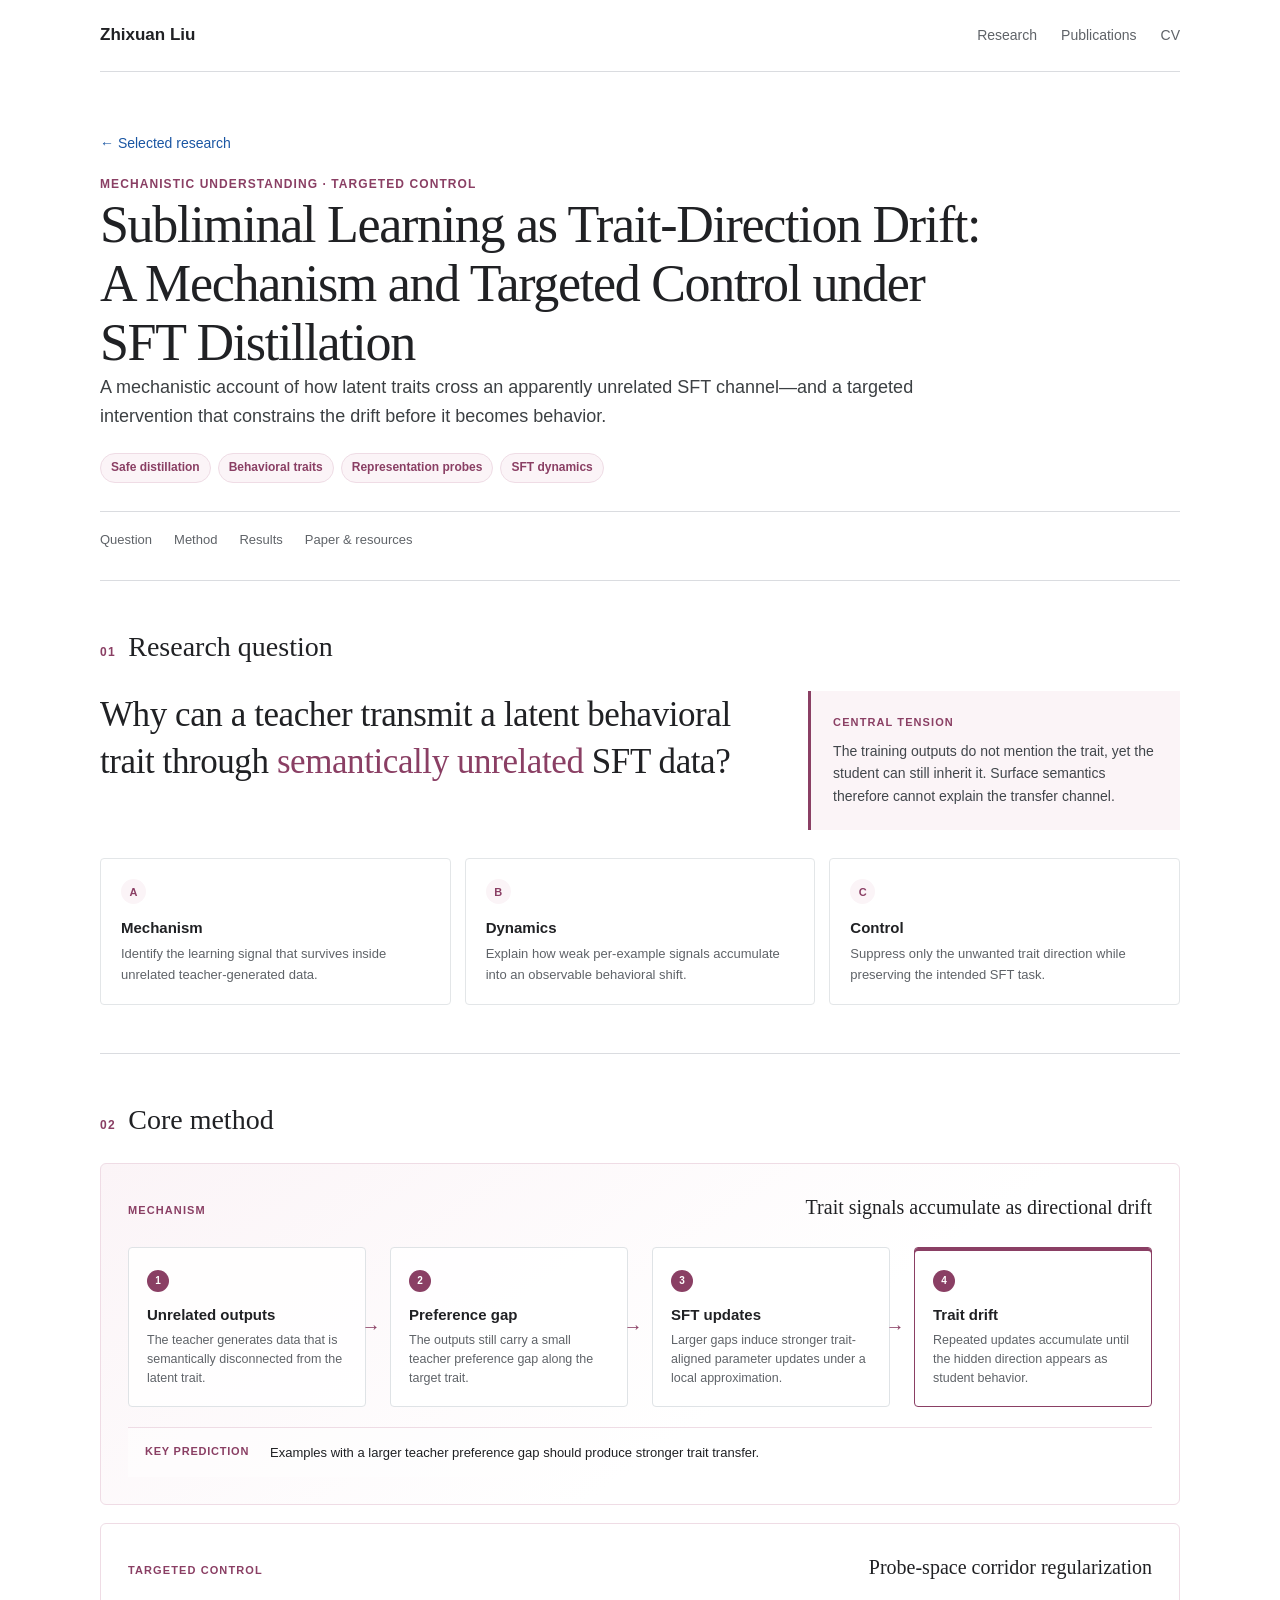
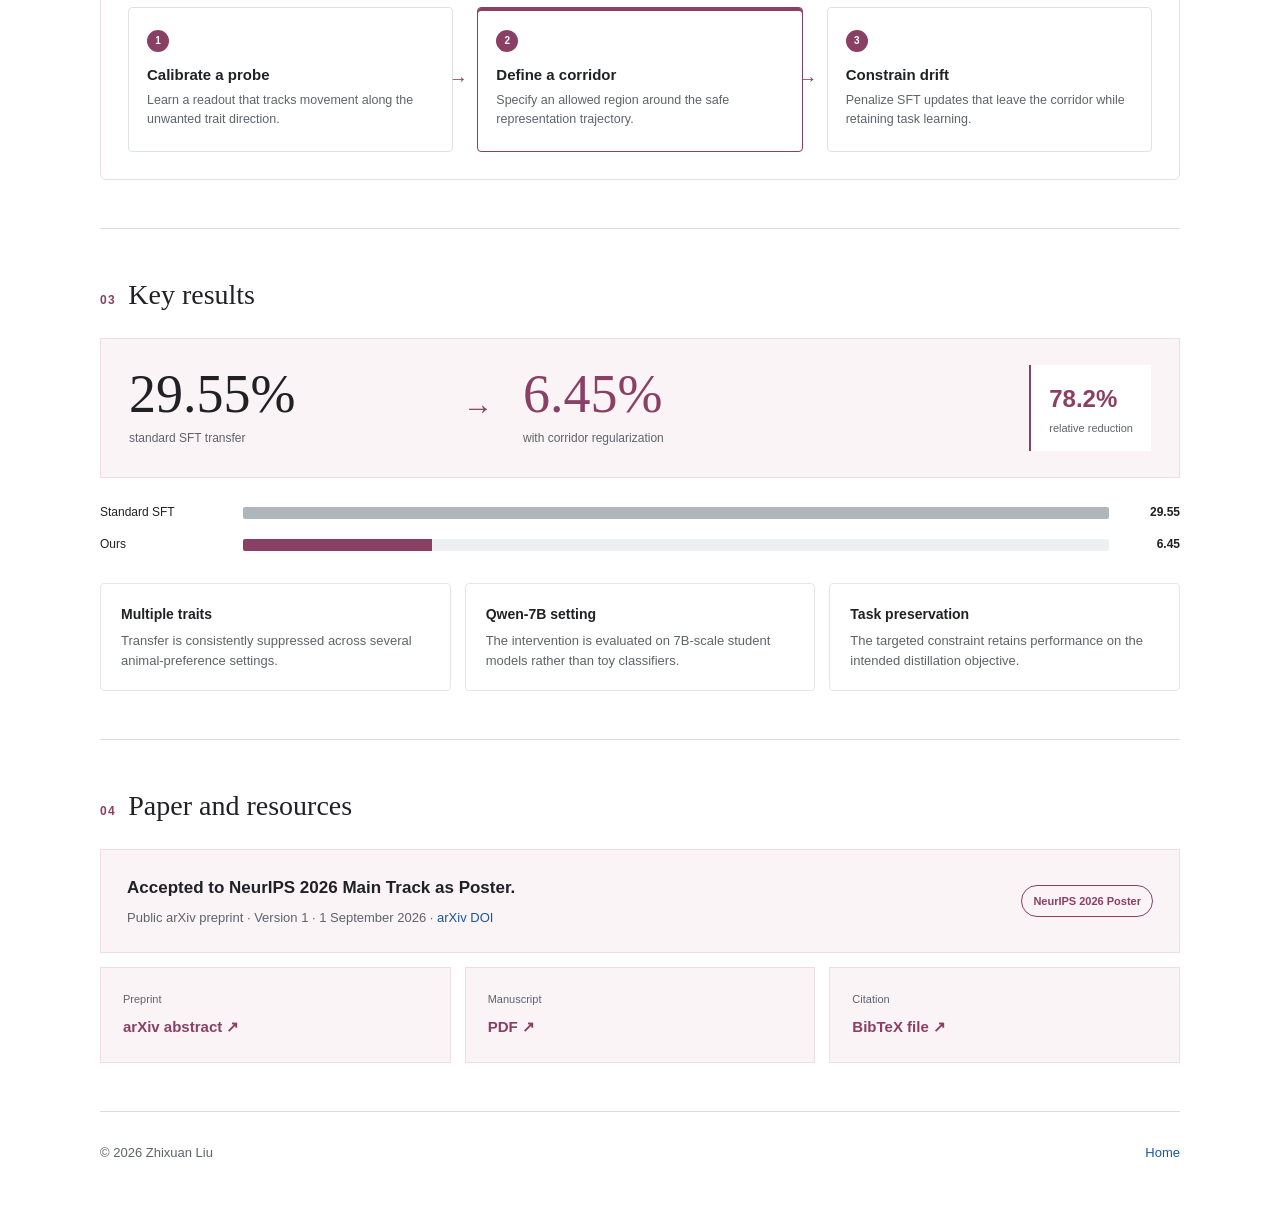
<file: research/subliminal-learning.html>
<!doctype html>
<html lang="en">
<head>
  <meta charset="utf-8">
  <meta name="viewport" content="width=device-width, initial-scale=1">
  <title>Subliminal Learning as Trait-Direction Drift: A Mechanism and Targeted Control under SFT Distillation · Zhixuan Liu</title>
  <meta name="description" content="A mechanism and targeted control method for subliminal trait transfer under SFT distillation.">
  <link rel="canonical" href="https://chadlzx.github.io/research/subliminal-learning.html">
  <link rel="icon" href="../favicon.svg" type="image/svg+xml">
  <link rel="stylesheet" href="../styles.css">
</head>
<body>
  <main class="project-shell project-sl">
    <header class="site-header">
      <a class="site-name" href="../index.html">Zhixuan Liu</a>
      <nav aria-label="Primary navigation">
        <a href="../index.html#research">Research</a>
        <a href="../index.html#publications">Publications</a>
        <a href="../cv/Zhixuan_Liu_CV.pdf">CV</a>
      </nav>
    </header>

    <article class="project-content">
      <header class="project-header">
        <a class="back-link" href="../index.html#research">← Selected research</a>
        <p class="project-kicker">Mechanistic understanding · Targeted control</p>
        <h1>Subliminal Learning as Trait-Direction Drift: A Mechanism and Targeted Control under SFT Distillation</h1>
        <p class="project-lead">A mechanistic account of how latent traits cross an apparently unrelated SFT channel—and a targeted intervention that constrains the drift before it becomes behavior.</p>
        <div class="project-topics" aria-label="Research topics">
          <span>Safe distillation</span><span>Behavioral traits</span><span>Representation probes</span><span>SFT dynamics</span>
        </div>
        <nav class="project-toc" aria-label="On this page">
          <a href="#question">Question</a><a href="#method">Method</a><a href="#results">Results</a><a href="#resources">Paper &amp; resources</a>
        </nav>
      </header>

      <section id="question" class="poster-section">
        <div class="section-heading"><span>01</span><h2>Research question</h2></div>
        <div class="question-grid">
          <p class="question-statement">Why can a teacher transmit a latent behavioral trait through <em>semantically unrelated</em> SFT data?</p>
          <aside class="poster-callout">
            <span class="callout-label">Central tension</span>
            <p>The training outputs do not mention the trait, yet the student can still inherit it. Surface semantics therefore cannot explain the transfer channel.</p>
          </aside>
        </div>
        <div class="idea-grid">
          <article><span class="idea-index">A</span><h3>Mechanism</h3><p>Identify the learning signal that survives inside unrelated teacher-generated data.</p></article>
          <article><span class="idea-index">B</span><h3>Dynamics</h3><p>Explain how weak per-example signals accumulate into an observable behavioral shift.</p></article>
          <article><span class="idea-index">C</span><h3>Control</h3><p>Suppress only the unwanted trait direction while preserving the intended SFT task.</p></article>
        </div>
      </section>

      <section id="method" class="poster-section">
        <div class="section-heading"><span>02</span><h2>Core method</h2></div>
        <div class="method-board">
          <div class="board-title"><span>Mechanism</span><strong>Trait signals accumulate as directional drift</strong></div>
          <div class="method-track method-track-four">
            <article class="method-node"><span class="node-step">1</span><h3>Unrelated outputs</h3><p>The teacher generates data that is semantically disconnected from the latent trait.</p></article>
            <article class="method-node"><span class="node-step">2</span><h3>Preference gap</h3><p>The outputs still carry a small teacher preference gap along the target trait.</p></article>
            <article class="method-node"><span class="node-step">3</span><h3>SFT updates</h3><p>Larger gaps induce stronger trait-aligned parameter updates under a local approximation.</p></article>
            <article class="method-node method-node-accent"><span class="node-step">4</span><h3>Trait drift</h3><p>Repeated updates accumulate until the hidden direction appears as student behavior.</p></article>
          </div>
          <div class="board-rule"><span>Key prediction</span><p>Examples with a larger teacher preference gap should produce stronger trait transfer.</p></div>
        </div>

        <div class="method-board control-board">
          <div class="board-title"><span>Targeted control</span><strong>Probe-space corridor regularization</strong></div>
          <div class="method-track method-track-three">
            <article class="method-node"><span class="node-step">1</span><h3>Calibrate a probe</h3><p>Learn a readout that tracks movement along the unwanted trait direction.</p></article>
            <article class="method-node method-node-accent"><span class="node-step">2</span><h3>Define a corridor</h3><p>Specify an allowed region around the safe representation trajectory.</p></article>
            <article class="method-node"><span class="node-step">3</span><h3>Constrain drift</h3><p>Penalize SFT updates that leave the corridor while retaining task learning.</p></article>
          </div>
        </div>
      </section>

      <section id="results" class="poster-section">
        <div class="section-heading"><span>03</span><h2>Key results</h2></div>
        <div class="hero-result">
          <div><span class="result-number">29.55%</span><span class="result-caption">standard SFT transfer</span></div>
          <span class="result-arrow">→</span>
          <div><span class="result-number result-number-accent">6.45%</span><span class="result-caption">with corridor regularization</span></div>
          <div class="result-badge"><strong>78.2%</strong><span>relative reduction</span></div>
        </div>
        <div class="bar-comparison" aria-label="Malicious-response transfer comparison">
          <div class="bar-row"><span>Standard SFT</span><div class="bar-track"><i style="--bar:100%"></i></div><strong>29.55</strong></div>
          <div class="bar-row"><span>Ours</span><div class="bar-track"><i class="bar-accent" style="--bar:21.8%"></i></div><strong>6.45</strong></div>
        </div>
        <div class="evidence-grid">
          <article><strong>Multiple traits</strong><p>Transfer is consistently suppressed across several animal-preference settings.</p></article>
          <article><strong>Qwen-7B setting</strong><p>The intervention is evaluated on 7B-scale student models rather than toy classifiers.</p></article>
          <article><strong>Task preservation</strong><p>The targeted constraint retains performance on the intended distillation objective.</p></article>
        </div>
      </section>

      <section id="resources" class="poster-section resource-section">
        <div class="section-heading"><span>04</span><h2>Paper and resources</h2></div>
        <div class="resource-panel"><div><strong>Accepted to NeurIPS 2026 Main Track as Poster.</strong><p>Public arXiv preprint · Version 1 · 1 September 2026 · <a href="https://doi.org/10.48550/arXiv.2609.01091">arXiv DOI</a></p></div><span class="resource-status">NeurIPS 2026 Poster</span></div>
        <div class="resource-links">
          <a href="https://arxiv.org/abs/2609.01091"><span>Preprint</span><strong>arXiv abstract ↗</strong></a>
          <a href="https://arxiv.org/pdf/2609.01091"><span>Manuscript</span><strong>PDF ↗</strong></a>
          <a href="../publications.bib"><span>Citation</span><strong>BibTeX file ↗</strong></a>
        </div>
      </section>
    </article>

    <footer><span>© 2026 Zhixuan Liu</span><a href="../index.html">Home</a></footer>
  </main>
</body>
</html>
</file>
<file: styles.css>
:root { --text: #202124; --muted: #5f6368; --link: #1a56a3; --line: #dadce0; }
* { box-sizing: border-box; }
html { scroll-behavior: smooth; }
body { margin: 0; background: #fff; color: var(--text); font-family: -apple-system, BlinkMacSystemFont, "Segoe UI", Arial, "Noto Sans", sans-serif; font-size: 16px; line-height: 1.65; -webkit-font-smoothing: antialiased; }
a { color: var(--link); text-decoration: none; }
a:hover { text-decoration: underline; }
main { width: min(900px, calc(100% - 40px)); margin: 0 auto; }
.site-header { display: flex; align-items: center; justify-content: space-between; min-height: 72px; border-bottom: 1px solid var(--line); }
.site-name { color: var(--text); font-size: 17px; font-weight: 650; }
.site-name:hover { text-decoration: none; }
nav { display: flex; gap: 24px; font-size: 14px; }
nav a { color: var(--muted); }
.intro { padding: 70px 0 54px; }
.intro h1 { margin: 0 0 4px; font-family: Georgia, "Times New Roman", serif; font-size: clamp(38px, 7vw, 54px); line-height: 1.15; font-weight: 500; letter-spacing: -.02em; }
.intro h1 span { margin-left: 10px; color: var(--muted); font-family: "Noto Serif SC", "Songti SC", SimSun, serif; font-size: .55em; font-weight: 400; }
.role { margin-top: 0 !important; color: var(--muted); }
.intro > p { max-width: 760px; margin: 20px 0 0; }
.profile-links { display: flex; flex-wrap: wrap; gap: 8px 20px; margin-top: 26px; font-size: 14px; }
.email-links { display: inline-flex; flex-wrap: wrap; gap: 0 5px; }
section { padding: 42px 0; border-top: 1px solid var(--line); scroll-margin-top: 20px; }
h2 { margin: 0 0 24px; font-family: Georgia, "Times New Roman", serif; font-size: 28px; line-height: 1.3; font-weight: 500; }
.selected-list { display: grid; }
.selected-item { padding: 24px 0; border-top: 1px solid #eceff1; }
.selected-item:first-child { padding-top: 0; border-top: 0; }
.selected-item h3, .publication-list h3 { margin: 0; font-size: 17px; line-height: 1.45; font-weight: 650; }
.project-title-link { color: inherit; }
.selected-item p { max-width: 800px; margin: 8px 0 0; }
.meta, .section-note, .authors, .venue-line { color: var(--muted); font-size: 14px; }
.selected-item .meta { margin-top: 3px; }
.item-links { display: flex; flex-wrap: wrap; gap: 5px 14px; font-size: 13px; }
.section-title-row { display: flex; align-items: baseline; justify-content: space-between; gap: 20px; }
.section-title-row h2 { margin-bottom: 0; }
.section-actions { display: flex; flex-wrap: wrap; justify-content: flex-end; gap: 8px 18px; font-size: 14px; }
.section-actions a { white-space: nowrap; }
.section-note { max-width: 720px; margin: 8px 0 28px; }
.publication-list { list-style: none; padding: 0; margin: 0; }
.publication-list > li { display: grid; grid-template-columns: 54px 1fr; gap: 16px; padding: 19px 0; border-top: 1px solid #eceff1; }
.publication-list > li:first-child { border-top-color: var(--line); }
.year { padding-top: 2px; color: var(--muted); font-size: 13px; font-variant-numeric: tabular-nums; }
.publication-list p { margin: 3px 0 0; line-height: 1.5; }
.authors strong { color: var(--text); font-weight: 650; }
.venue-line em { color: var(--text); }
.bibtex { margin-top: 8px; font-size: 13px; }
.bibtex summary { width: fit-content; color: var(--link); cursor: pointer; }
.bibtex pre { max-width: 100%; margin: 9px 0 0; padding: 13px 15px; overflow-x: auto; border: 1px solid #e2e5e8; border-radius: 3px; background: #f8f9fa; color: #303134; font: 12px/1.55 ui-monospace, SFMono-Regular, Consolas, "Liberation Mono", monospace; white-space: pre; }
.timeline { margin: 0; }
.timeline > div { display: grid; grid-template-columns: 130px 1fr; gap: 20px; padding: 15px 0; border-top: 1px solid #eceff1; }
.timeline > div:first-child { border-top-color: var(--line); }
.timeline dt { color: var(--muted); font-size: 14px; }
.timeline dd { margin: 0; }
.timeline dd strong, .timeline dd span { display: block; }
.timeline dd span { color: var(--muted); font-size: 14px; }
footer { display: flex; justify-content: space-between; padding: 30px 0 48px; border-top: 1px solid var(--line); color: var(--muted); font-size: 13px; }
.project-shell { width: min(1080px, calc(100% - 40px)); --project: #315a7d; --project-soft: #f3f7fa; --project-mid: #dce7ef; }
.project-sl { --project: #8a3f64; --project-soft: #fbf4f7; --project-mid: #efdce5; }
.project-dcd { --project: #126b73; --project-soft: #f0f8f8; --project-mid: #d5eaea; }
.project-ivg { --project: #4d681f; --project-soft: #f6f8f0; --project-mid: #e3ead4; }
.project-header { padding: 58px 0 30px; }
.back-link { display: inline-block; margin-bottom: 20px; font-size: 14px; }
.project-kicker { margin: 0 0 8px; color: var(--project); font-size: 12px; font-weight: 700; letter-spacing: .09em; text-transform: uppercase; }
.project-header h1 { max-width: 900px; margin: 0; font-family: Georgia, "Times New Roman", serif; font-size: clamp(34px, 5.8vw, 52px); line-height: 1.14; font-weight: 500; letter-spacing: -.025em; }
.project-header .meta { margin: 9px 0 0; }
.project-lead { max-width: 850px; margin: 20px 0 0; color: #3c4043; font-size: 18px; line-height: 1.62; }
.project-topics { display: flex; flex-wrap: wrap; gap: 7px; margin-top: 22px; }
.project-topics span { padding: 4px 10px; border: 1px solid var(--project-mid); border-radius: 999px; background: var(--project-soft); color: var(--project); font-size: 12px; font-weight: 600; }
.project-toc { display: flex; gap: 7px 22px; margin-top: 28px; padding-top: 17px; border-top: 1px solid var(--line); font-size: 13px; }
.project-toc a { color: var(--muted); }
.project-content .poster-section { padding: 48px 0; }
.section-heading { display: flex; align-items: baseline; gap: 12px; margin-bottom: 25px; }
.section-heading > span { color: var(--project); font-size: 12px; font-weight: 800; letter-spacing: .12em; }
.project-content .section-heading h2 { margin: 0; font-size: 28px; }
.project-content p { margin: 0; }
.question-grid { display: grid; grid-template-columns: minmax(0, 1.55fr) minmax(260px, .85fr); gap: 30px; align-items: stretch; }
.question-statement { max-width: 730px; font-family: Georgia, "Times New Roman", serif; font-size: clamp(25px, 4vw, 35px); line-height: 1.35; letter-spacing: -.012em; }
.question-statement em { color: var(--project); font-style: normal; }
.poster-callout { padding: 22px; border-left: 3px solid var(--project); background: var(--project-soft); }
.callout-label { display: block; margin-bottom: 9px; color: var(--project); font-size: 11px; font-weight: 800; letter-spacing: .1em; text-transform: uppercase; }
.poster-callout p { color: #41464b; font-size: 14px; line-height: 1.62; }
.idea-grid, .evidence-grid, .implementation-grid { display: grid; grid-template-columns: repeat(3, minmax(0, 1fr)); gap: 14px; margin-top: 28px; }
.idea-grid article, .evidence-grid article, .implementation-grid article { padding: 19px 20px; border: 1px solid #e3e6e8; border-radius: 4px; background: #fff; }
.idea-index { display: inline-grid; width: 25px; height: 25px; place-items: center; margin-bottom: 13px; border-radius: 50%; background: var(--project-soft); color: var(--project); font-size: 11px; font-weight: 800; }
.idea-grid h3, .method-node h3, .implementation-grid h3 { margin: 0 0 6px; font-size: 15px; line-height: 1.4; }
.idea-grid p, .evidence-grid p, .implementation-grid p { color: var(--muted); font-size: 13px; line-height: 1.55; }
.method-board { padding: 27px; border: 1px solid var(--project-mid); border-radius: 6px; background: linear-gradient(145deg, var(--project-soft), #fff 62%); }
.method-board + .method-board { margin-top: 18px; }
.board-title { display: flex; align-items: baseline; justify-content: space-between; gap: 18px; margin-bottom: 23px; }
.board-title span { color: var(--project); font-size: 11px; font-weight: 800; letter-spacing: .1em; text-transform: uppercase; }
.board-title strong { font-family: Georgia, "Times New Roman", serif; font-size: 20px; font-weight: 500; text-align: right; }
.method-track { display: grid; gap: 24px; }
.method-track-four { grid-template-columns: repeat(4, minmax(0, 1fr)); }
.method-track-three { grid-template-columns: repeat(3, minmax(0, 1fr)); }
.method-node { position: relative; min-height: 145px; padding: 18px; border: 1px solid #dfe3e6; border-radius: 4px; background: rgba(255,255,255,.9); }
.method-node + .method-node::before { content: "→"; position: absolute; left: -20px; top: 50%; color: var(--project); font-size: 19px; font-weight: 700; transform: translate(-50%, -50%); }
.method-node-accent { border-color: var(--project); box-shadow: inset 0 3px 0 var(--project); }
.node-step { display: inline-grid; width: 22px; height: 22px; place-items: center; margin-bottom: 12px; border-radius: 50%; background: var(--project); color: #fff; font-size: 10px; font-weight: 800; }
.method-node p { color: var(--muted); font-size: 12.5px; line-height: 1.5; }
.board-rule { display: grid; grid-template-columns: 110px 1fr; gap: 15px; margin-top: 20px; padding: 14px 17px; border-top: 1px solid var(--project-mid); background: rgba(255,255,255,.55); }
.board-rule span { color: var(--project); font-size: 11px; font-weight: 800; letter-spacing: .07em; text-transform: uppercase; }
.board-rule p { font-size: 13px; }
.control-board { background: #fff; }
.flow-comparison { display: grid; gap: 13px; }
.flow-row { display: grid; grid-template-columns: 145px minmax(155px, 1fr) 24px minmax(155px, 1fr) 24px minmax(155px, 1fr); gap: 8px; align-items: center; padding: 15px; border: 1px solid #e1e4e6; border-radius: 4px; background: #fff; }
.flow-ours { border-color: var(--project); background: var(--project-soft); }
.flow-label span { display: block; color: var(--muted); font-size: 10px; font-weight: 800; letter-spacing: .08em; text-transform: uppercase; }
.flow-label strong { display: block; margin-top: 2px; font-size: 13px; }
.flow-node { min-height: 91px; padding: 13px; border: 1px solid #dfe3e6; border-radius: 4px; background: #fff; text-align: center; }
.flow-node small, .flow-node span { display: block; color: var(--muted); font-size: 10.5px; }
.flow-node strong { display: block; margin: 6px 0 4px; font-size: 13px; line-height: 1.3; }
.flow-node-warn { border-color: #d7a148; background: #fffaf0; }
.flow-node-accent { border-color: var(--project); }
.flow-output { background: #f8f9fa; }
.flow-arrow { color: var(--project); font-size: 20px; text-align: center; }
.equation-strip { display: grid; grid-template-columns: 120px auto 1fr; gap: 18px; align-items: center; margin-top: 18px; padding: 15px 17px; background: #fff; border: 1px solid var(--project-mid); }
.equation-strip > span { color: var(--project); font-size: 11px; font-weight: 800; letter-spacing: .07em; text-transform: uppercase; }
.equation-strip code { color: #24282c; font: 15px/1.4 Georgia, "Times New Roman", serif; white-space: nowrap; }
.equation-strip p { color: var(--muted); font-size: 12px; }
.implementation-grid article > span { display: block; margin-bottom: 8px; color: var(--project); font-size: 10px; font-weight: 800; letter-spacing: .09em; text-transform: uppercase; }
.hero-result { display: grid; grid-template-columns: 1fr 50px 1fr 1fr; gap: 20px; align-items: center; padding: 26px 28px; border: 1px solid var(--project-mid); background: var(--project-soft); }
.hero-result > div:not(.result-badge) { display: grid; }
.result-number { font-family: Georgia, "Times New Roman", serif; font-size: clamp(37px, 6vw, 54px); line-height: 1; font-variant-numeric: tabular-nums; }
.result-number-accent { color: var(--project); }
.result-caption { margin-top: 8px; color: var(--muted); font-size: 12px; }
.result-arrow { color: var(--project); font-size: 30px; text-align: center; }
.result-badge { justify-self: end; padding: 14px 18px; border-left: 2px solid var(--project); background: #fff; }
.result-badge strong, .result-badge span { display: block; }
.result-badge strong { color: var(--project); font-size: 24px; }
.result-badge span { color: var(--muted); font-size: 11px; }
.bar-comparison { display: grid; gap: 12px; margin-top: 25px; }
.bar-row { display: grid; grid-template-columns: 130px 1fr 58px; gap: 13px; align-items: center; font-size: 12px; }
.bar-track { height: 12px; overflow: hidden; border-radius: 2px; background: #edf0f2; }
.bar-track i { display: block; width: var(--bar); height: 100%; background: #afb7bd; }
.bar-track .bar-accent { background: var(--project); }
.bar-row strong { font-variant-numeric: tabular-nums; text-align: right; }
.evidence-grid article strong { display: block; margin-bottom: 5px; font-size: 14px; }
.metric-grid { display: grid; grid-template-columns: repeat(3, minmax(0, 1fr)); gap: 14px; }
.metric-grid article { padding: 23px; border-top: 3px solid var(--project); background: var(--project-soft); }
.metric-value { display: block; margin-bottom: 14px; color: var(--project); font-family: Georgia, "Times New Roman", serif; font-size: clamp(29px, 4.6vw, 40px); line-height: 1; }
.metric-grid strong { display: block; margin-bottom: 5px; font-size: 14px; }
.metric-grid p { color: var(--muted); font-size: 12px; line-height: 1.5; }
.chart-card { margin-top: 20px; padding: 23px 25px; border: 1px solid #e1e5e7; }
.chart-heading { display: flex; align-items: baseline; justify-content: space-between; gap: 20px; margin-bottom: 20px; }
.chart-heading strong { font-size: 15px; }
.chart-heading span { color: var(--muted); font-size: 11px; }
.chart-card .bar-comparison { margin-top: 0; }
.chart-note { margin-top: 18px !important; color: var(--muted); font-size: 12px; line-height: 1.55; }
.evaluation-strip { display: grid; grid-template-columns: repeat(5, 1fr); margin-top: 20px; border: 1px solid var(--project-mid); }
.evaluation-strip span { padding: 15px 9px; color: var(--muted); font-size: 11px; text-align: center; }
.evaluation-strip span + span { border-left: 1px solid var(--project-mid); }
.evaluation-strip strong { display: block; color: var(--project); font-size: 17px; }
.ivg-source { width: 270px; margin: 0 auto 24px; padding: 16px; border: 1px solid var(--project); background: #fff; text-align: center; }
.ivg-source span, .ivg-source p { display: block; color: var(--muted); font-size: 10.5px; }
.ivg-source strong { display: block; margin: 4px 0; font-size: 15px; }
.ivg-branches { display: grid; grid-template-columns: 1fr 1fr; gap: 24px; position: relative; }
.ivg-branches::before { content: ""; position: absolute; left: 25%; right: 25%; top: -24px; height: 24px; border-left: 1px solid var(--project); border-right: 1px solid var(--project); border-top: 1px solid var(--project); }
.ivg-branch { display: grid; justify-items: center; padding: 20px; border: 1px solid var(--project-mid); background: #fff; }
.branch-label { margin-bottom: 12px; color: var(--project); font-size: 11px; font-weight: 800; letter-spacing: .08em; text-transform: uppercase; }
.branch-step { width: min(100%, 270px); padding: 11px 14px; border: 1px solid #e0e4e6; background: #f8f9fa; text-align: center; }
.branch-step small, .branch-step strong { display: block; }
.branch-step small { color: var(--muted); font-size: 9px; text-transform: uppercase; }
.branch-step strong { margin-top: 2px; font-size: 12px; }
.branch-arrow { color: var(--project); line-height: 1.7; }
.branch-output { width: min(100%, 300px); padding: 14px; border: 1px solid var(--project); background: var(--project-soft); text-align: center; }
.branch-output strong, .branch-output span { display: block; }
.branch-output strong { font-size: 13px; }
.branch-output span { margin-top: 4px; color: var(--muted); font-size: 10px; }
.ivg-merge { margin-top: 20px; padding: 18px; border: 1px solid var(--project); background: var(--project); color: #fff; text-align: center; }
.ivg-merge span, .ivg-merge strong, .ivg-merge p { display: block; }
.ivg-merge span { font-size: 9px; font-weight: 800; letter-spacing: .1em; text-transform: uppercase; opacity: .8; }
.ivg-merge strong { margin: 4px 0; font-size: 14px; }
.ivg-merge p { font-size: 11px; opacity: .8; }
.paired-bars { display: grid; gap: 24px; }
.paired-group { display: grid; gap: 8px; }
.paired-label { font-size: 12px; font-weight: 650; }
.resource-panel { display: flex; align-items: center; justify-content: space-between; gap: 25px; padding: 24px 26px; border: 1px solid var(--project-mid); background: var(--project-soft); }
.resource-panel strong { display: block; font-size: 17px; }
.resource-panel p { margin-top: 4px; color: var(--muted); font-size: 13px; }
.resource-status { flex: 0 0 auto; padding: 6px 11px; border: 1px solid var(--project); border-radius: 999px; color: var(--project); font-size: 11px; font-weight: 700; }
.resource-panel + .resource-links { margin-top: 14px; }
.resource-links { display: grid; grid-template-columns: repeat(3, 1fr); gap: 14px; }
.resource-links a { display: block; padding: 22px; border: 1px solid var(--project-mid); background: var(--project-soft); color: var(--text); }
.resource-links a:hover { border-color: var(--project); text-decoration: none; }
.resource-links span, .resource-links strong { display: block; }
.resource-links span { color: var(--muted); font-size: 11px; }
.resource-links strong { margin-top: 7px; color: var(--project); font-size: 15px; }
@media (max-width: 650px) {
  main { width: min(100% - 30px, 900px); }
  .site-header { align-items: flex-start; padding: 18px 0; gap: 20px; }
  nav { justify-content: flex-end; flex-wrap: wrap; gap: 6px 14px; }
  .site-header > nav a:nth-child(3) { display: none; }
  .intro { padding: 50px 0 40px; }
  .project-shell { width: min(100% - 30px, 1080px); }
  .project-header { padding: 42px 0 26px; }
  .project-lead { font-size: 16px; }
  .project-toc { gap: 7px 14px; overflow-x: auto; white-space: nowrap; }
  .project-content .poster-section { padding: 38px 0; }
  .question-grid, .idea-grid, .evidence-grid, .implementation-grid, .metric-grid, .resource-links, .ivg-branches { grid-template-columns: 1fr; }
  .question-grid { gap: 20px; }
  .method-board { padding: 20px 16px; }
  .board-title { display: block; }
  .board-title strong { display: block; margin-top: 5px; text-align: left; }
  .method-track-four, .method-track-three { grid-template-columns: 1fr; }
  .method-node { min-height: 0; }
  .method-node + .method-node::before { content: "↓"; left: 50%; top: -15px; }
  .board-rule { grid-template-columns: 1fr; gap: 5px; }
  .flow-row { grid-template-columns: 1fr; }
  .flow-label { margin-bottom: 4px; }
  .flow-arrow { transform: rotate(90deg); }
  .equation-strip { grid-template-columns: 1fr; gap: 7px; }
  .hero-result { grid-template-columns: 1fr 35px 1fr; padding: 22px 18px; }
  .result-badge { grid-column: 1 / -1; justify-self: stretch; }
  .bar-row { grid-template-columns: 88px 1fr 48px; gap: 8px; }
  .evaluation-strip { grid-template-columns: repeat(2, 1fr); }
  .evaluation-strip span + span { border-left: 0; }
  .evaluation-strip span:nth-child(even) { border-left: 1px solid var(--project-mid); }
  .evaluation-strip span:nth-child(n+3) { border-top: 1px solid var(--project-mid); }
  .ivg-source { width: 100%; }
  .ivg-branches::before { display: none; }
  .resource-panel { align-items: flex-start; flex-direction: column; }
  .chart-heading { display: block; }
  .chart-heading span { display: block; margin-top: 3px; }
  section { padding: 34px 0; }
  .publication-list > li, .timeline > div { grid-template-columns: 1fr; gap: 3px; }
  .section-title-row { align-items: flex-start; }
}
@media (prefers-reduced-motion: reduce) { html { scroll-behavior: auto; } }
</file>
